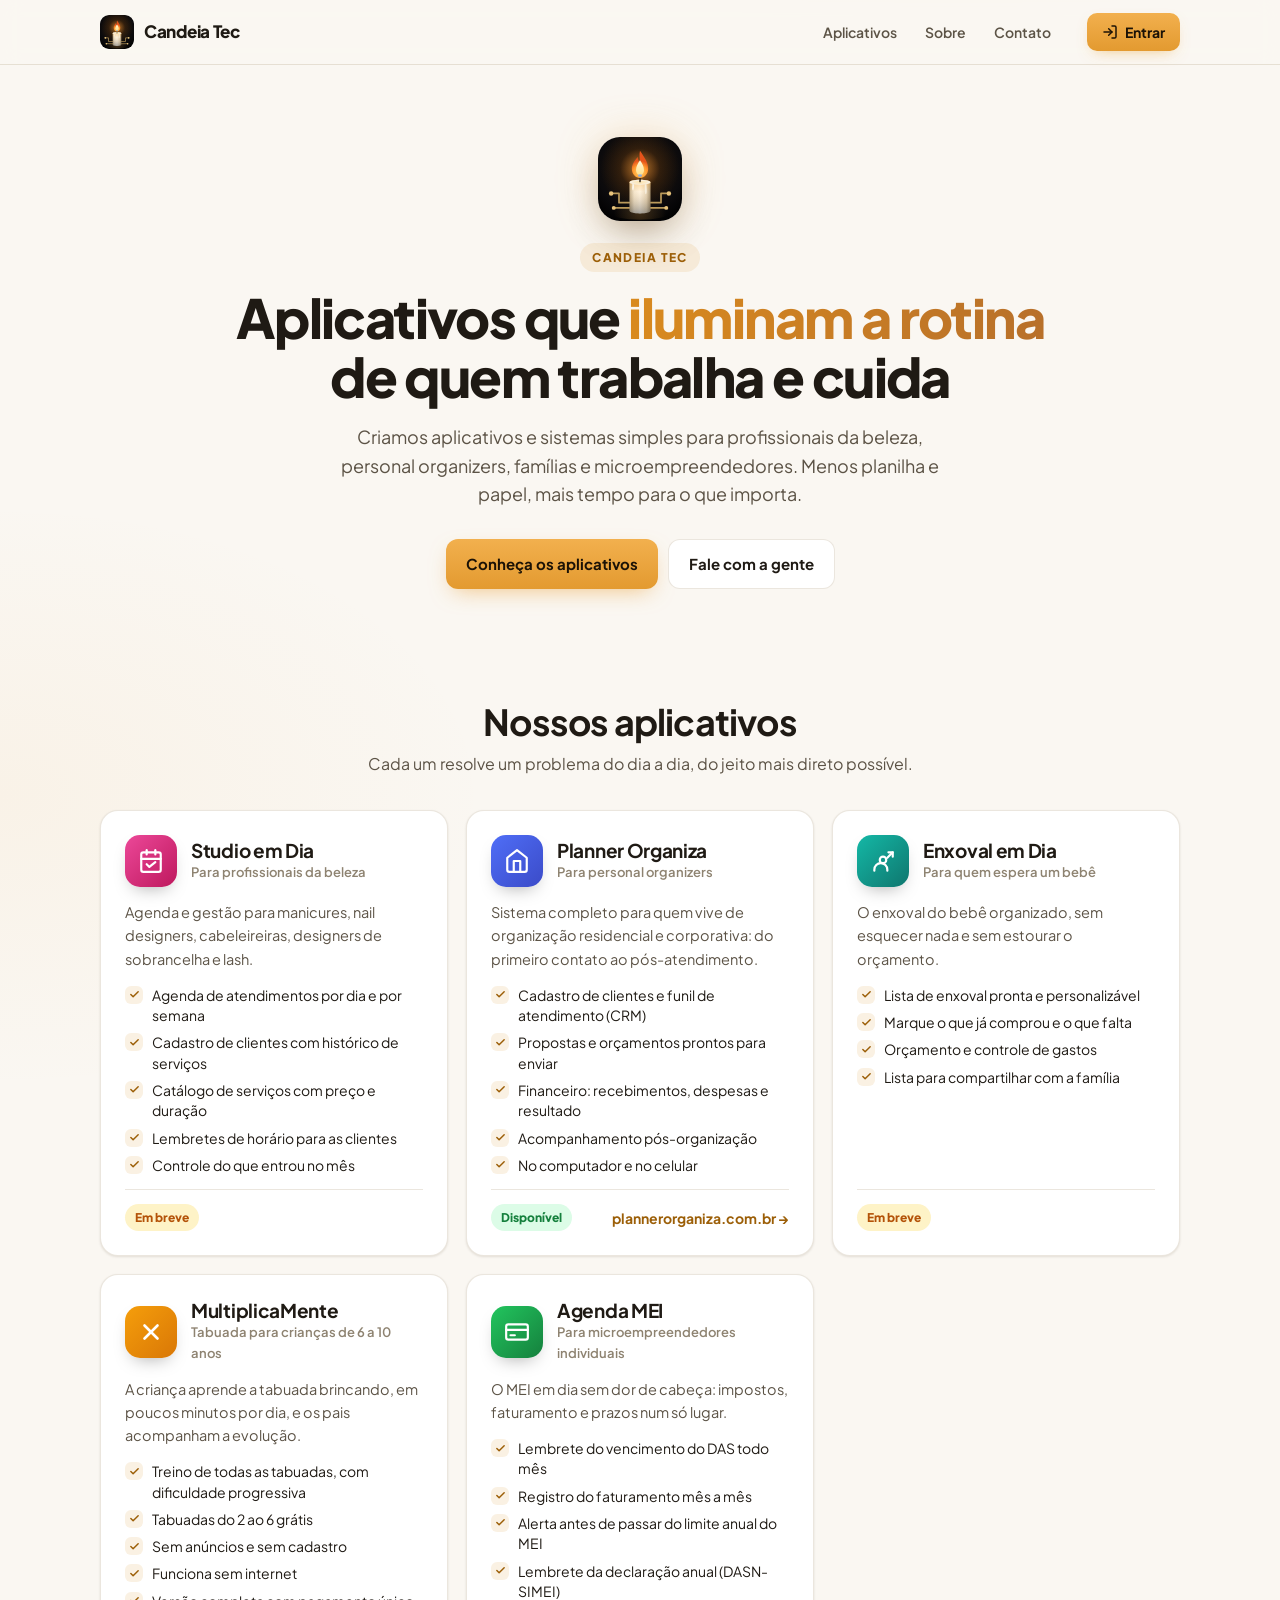
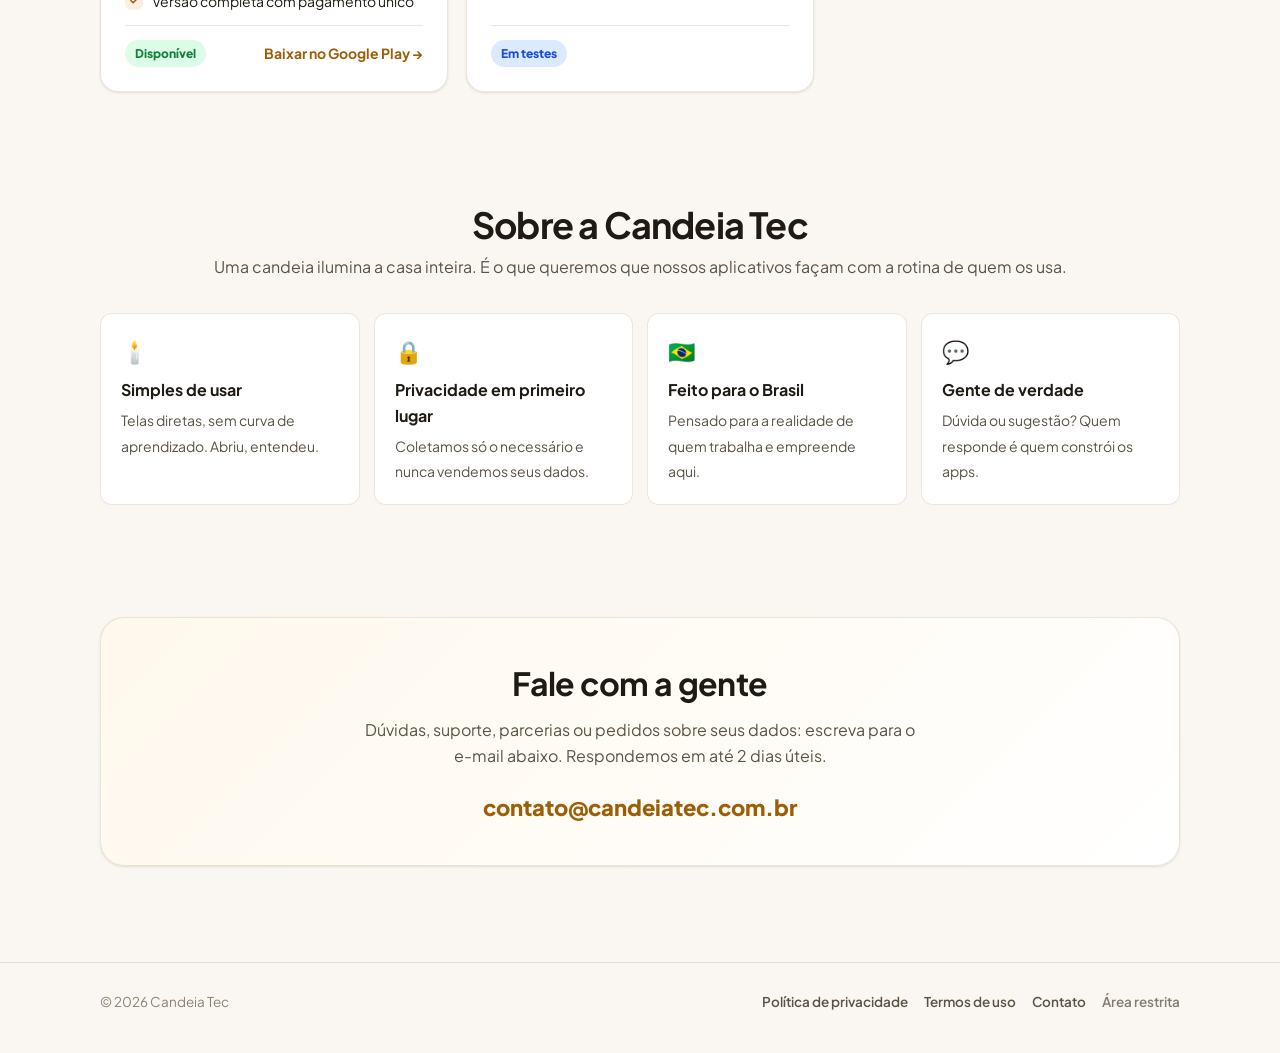
<file: index.html>
<!DOCTYPE html>
<html lang="pt-BR">
<head>
<meta charset="UTF-8">
<meta name="viewport" content="width=device-width, initial-scale=1.0">
<title>Candeia Tec — Aplicativos que organizam a rotina</title>
<meta name="description" content="A Candeia Tec desenvolve aplicativos e sistemas que simplificam a rotina: Studio em Dia, Planner Organiza, Enxoval em Dia, MultiplicaMente e Agenda MEI.">
<link rel="canonical" href="https://candeiatec.com.br/">
<meta property="og:type" content="website">
<meta property="og:title" content="Candeia Tec — Aplicativos que organizam a rotina">
<meta property="og:description" content="Aplicativos e sistemas para profissionais da beleza, personal organizers, famílias e microempreendedores.">
<meta property="og:url" content="https://candeiatec.com.br/">
<meta property="og:image" content="https://candeiatec.com.br/assets/candeia-tec-logo-512.png">
<link rel="icon" type="image/svg+xml" href="assets/candeia-tec-logo.svg">
<link rel="apple-touch-icon" href="assets/candeia-tec-logo-512.png">
<link rel="preconnect" href="https://fonts.googleapis.com">
<link href="https://fonts.googleapis.com/css2?family=Plus+Jakarta+Sans:wght@400;500;600;700;800&display=swap" rel="stylesheet">
<link rel="stylesheet" href="assets/site.css">
<script type="application/ld+json">
{"@context":"https://schema.org","@type":"Organization","name":"Candeia Tec","url":"https://candeiatec.com.br/","logo":"https://candeiatec.com.br/assets/candeia-tec-logo-512.png","email":"contato@candeiatec.com.br","description":"Desenvolvimento de aplicativos e sistemas para organização da rotina."}
</script>
</head>
<body>

<header class="top">
  <div class="wrap">
    <a class="logo" href="./"><img src="assets/candeia-tec-logo.svg" alt="" width="34" height="34">Candeia Tec</a>
    <nav class="nav">
      <a href="#aplicativos">Aplicativos</a>
      <a href="#sobre">Sobre</a>
      <a href="#contato">Contato</a>
    </nav>
    <a class="login" href="hub/" title="Login institucional — acesso ao Hub da Candeia Tec">
      <svg viewBox="0 0 24 24" fill="none" stroke="currentColor" stroke-width="2.2" stroke-linecap="round" stroke-linejoin="round" aria-hidden="true"><path d="M15 3h4a2 2 0 012 2v14a2 2 0 01-2 2h-4"/><polyline points="10 17 15 12 10 7"/><line x1="15" y1="12" x2="3" y2="12"/></svg>
      Entrar
    </a>
  </div>
</header>

<main>
<div class="wrap hero">
  <img class="hero-ic" src="assets/candeia-tec-logo.svg" alt="Logo da Candeia Tec: uma vela acesa sobre trilhas de circuito" width="84" height="84">
  <span class="eyebrow">Candeia Tec</span>
  <h1>Aplicativos que <em>iluminam a rotina</em> de quem trabalha e cuida</h1>
  <p>Criamos aplicativos e sistemas simples para profissionais da beleza, personal organizers, famílias e microempreendedores. Menos planilha e papel, mais tempo para o que importa.</p>
  <div class="cta">
    <a class="btn btn-p" href="#aplicativos">Conheça os aplicativos</a>
    <a class="btn btn-g" href="#contato">Fale com a gente</a>
  </div>
</div>

<section id="aplicativos">
  <div class="wrap">
    <div class="sec-h">
      <h2>Nossos aplicativos</h2>
      <p>Cada um resolve um problema do dia a dia, do jeito mais direto possível.</p>
    </div>
    <div class="apps">

      <article class="app">
        <div class="app-h">
          <div class="app-ic" style="background:linear-gradient(135deg,#EC4899,#BE185D)" aria-hidden="true">
            <svg viewBox="0 0 24 24" fill="none" stroke="currentColor" stroke-width="2" stroke-linecap="round" stroke-linejoin="round"><rect x="3" y="4" width="18" height="18" rx="2"/><line x1="16" y1="2" x2="16" y2="6"/><line x1="8" y1="2" x2="8" y2="6"/><line x1="3" y1="10" x2="21" y2="10"/><path d="M8 15l2.5 2.5L16 13"/></svg>
          </div>
          <div><h3>Studio em Dia</h3><div class="app-for">Para profissionais da beleza</div></div>
        </div>
        <p>Agenda e gestão para manicures, nail designers, cabeleireiras, designers de sobrancelha e lash.</p>
        <ul class="feat">
          <li>Agenda de atendimentos por dia e por semana</li>
          <li>Cadastro de clientes com histórico de serviços</li>
          <li>Catálogo de serviços com preço e duração</li>
          <li>Lembretes de horário para as clientes</li>
          <li>Controle do que entrou no mês</li>
        </ul>
        <div class="app-f"><span class="st soon">Em breve</span></div>
      </article>

      <article class="app">
        <div class="app-h">
          <div class="app-ic" style="background:linear-gradient(135deg,#4F6EF7,#3B4BC8)" aria-hidden="true">
            <svg viewBox="0 0 24 24" fill="none" stroke="currentColor" stroke-width="2" stroke-linecap="round" stroke-linejoin="round"><path d="M3 9l9-7 9 7v11a2 2 0 01-2 2H5a2 2 0 01-2-2z"/><polyline points="9 22 9 12 15 12 15 22"/></svg>
          </div>
          <div><h3>Planner Organiza</h3><div class="app-for">Para personal organizers</div></div>
        </div>
        <p>Sistema completo para quem vive de organização residencial e corporativa: do primeiro contato ao pós-atendimento.</p>
        <ul class="feat">
          <li>Cadastro de clientes e funil de atendimento (CRM)</li>
          <li>Propostas e orçamentos prontos para enviar</li>
          <li>Financeiro: recebimentos, despesas e resultado</li>
          <li>Acompanhamento pós-organização</li>
          <li>No computador e no celular</li>
        </ul>
        <div class="app-f"><span class="st live">Disponível</span><a href="https://plannerorganiza.com.br" target="_blank" rel="noopener">plannerorganiza.com.br →</a></div>
      </article>

      <article class="app">
        <div class="app-h">
          <div class="app-ic" style="background:linear-gradient(135deg,#14B8A6,#0F766E)" aria-hidden="true">
            <svg viewBox="0 0 24 24" fill="none" stroke="currentColor" stroke-width="2" stroke-linecap="round" stroke-linejoin="round"><path d="M9 11a3 3 0 106 0 3 3 0 00-6 0z"/><path d="M4 21v-1a6 6 0 0112 0v1"/><path d="M17 4h4v4"/><path d="M21 4l-5 5"/></svg>
          </div>
          <div><h3>Enxoval em Dia</h3><div class="app-for">Para quem espera um bebê</div></div>
        </div>
        <p>O enxoval do bebê organizado, sem esquecer nada e sem estourar o orçamento.</p>
        <ul class="feat">
          <li>Lista de enxoval pronta e personalizável</li>
          <li>Marque o que já comprou e o que falta</li>
          <li>Orçamento e controle de gastos</li>
          <li>Lista para compartilhar com a família</li>
        </ul>
        <div class="app-f"><span class="st soon">Em breve</span></div>
      </article>

      <article class="app">
        <div class="app-h">
          <div class="app-ic" style="background:linear-gradient(135deg,#F59E0B,#D97706)" aria-hidden="true">
            <svg viewBox="0 0 24 24" fill="none" stroke="currentColor" stroke-width="2.4" stroke-linecap="round"><line x1="6" y1="6" x2="18" y2="18"/><line x1="18" y1="6" x2="6" y2="18"/></svg>
          </div>
          <div><h3>MultiplicaMente</h3><div class="app-for">Tabuada para crianças de 6 a 10 anos</div></div>
        </div>
        <p>A criança aprende a tabuada brincando, em poucos minutos por dia, e os pais acompanham a evolução.</p>
        <ul class="feat">
          <li>Treino de todas as tabuadas, com dificuldade progressiva</li>
          <li>Tabuadas do 2 ao 6 grátis</li>
          <li>Sem anúncios e sem cadastro</li>
          <li>Funciona sem internet</li>
          <li>Versão completa com pagamento único</li>
        </ul>
        <div class="app-f"><span class="st live">Disponível</span><a href="https://play.google.com/store/apps/details?id=com.solano.multiplicamente" target="_blank" rel="noopener">Baixar no Google Play →</a></div>
      </article>

      <article class="app">
        <div class="app-h">
          <div class="app-ic" style="background:linear-gradient(135deg,#22C55E,#15803D)" aria-hidden="true">
            <svg viewBox="0 0 24 24" fill="none" stroke="currentColor" stroke-width="2" stroke-linecap="round" stroke-linejoin="round"><rect x="2" y="5" width="20" height="14" rx="2"/><line x1="2" y1="10" x2="22" y2="10"/><line x1="6" y1="15" x2="10" y2="15"/></svg>
          </div>
          <div><h3>Agenda MEI</h3><div class="app-for">Para microempreendedores individuais</div></div>
        </div>
        <p>O MEI em dia sem dor de cabeça: impostos, faturamento e prazos num só lugar.</p>
        <ul class="feat">
          <li>Lembrete do vencimento do DAS todo mês</li>
          <li>Registro do faturamento mês a mês</li>
          <li>Alerta antes de passar do limite anual do MEI</li>
          <li>Lembrete da declaração anual (DASN-SIMEI)</li>
        </ul>
        <div class="app-f"><span class="st test">Em testes</span></div>
      </article>

    </div>
  </div>
</section>

<section id="sobre">
  <div class="wrap">
    <div class="sec-h">
      <h2>Sobre a Candeia Tec</h2>
      <p>Uma candeia ilumina a casa inteira. É o que queremos que nossos aplicativos façam com a rotina de quem os usa.</p>
    </div>
    <div class="vals">
      <div class="val"><i aria-hidden="true">🕯️</i><b>Simples de usar</b><span>Telas diretas, sem curva de aprendizado. Abriu, entendeu.</span></div>
      <div class="val"><i aria-hidden="true">🔒</i><b>Privacidade em primeiro lugar</b><span>Coletamos só o necessário e nunca vendemos seus dados.</span></div>
      <div class="val"><i aria-hidden="true">🇧🇷</i><b>Feito para o Brasil</b><span>Pensado para a realidade de quem trabalha e empreende aqui.</span></div>
      <div class="val"><i aria-hidden="true">💬</i><b>Gente de verdade</b><span>Dúvida ou sugestão? Quem responde é quem constrói os apps.</span></div>
    </div>
  </div>
</section>

<section id="contato">
  <div class="wrap">
    <div class="contact">
      <h2>Fale com a gente</h2>
      <p>Dúvidas, suporte, parcerias ou pedidos sobre seus dados: escreva para o e-mail abaixo. Respondemos em até 2 dias úteis.</p>
      <a class="mail" href="mailto:contato@candeiatec.com.br">contato@candeiatec.com.br</a>
    </div>
  </div>
</section>
</main>

<footer>
  <div class="wrap">
    <span>© <span id="ano">2026</span> Candeia Tec</span>
    <nav>
      <a href="privacidade/">Política de privacidade</a>
      <a href="termos/">Termos de uso</a>
      <a href="#contato">Contato</a>
      <a href="hub/" class="hub">Área restrita</a>
    </nav>
  </div>
</footer>
<script>document.getElementById('ano').textContent=new Date().getFullYear();</script>
</body>
</html>
</file>
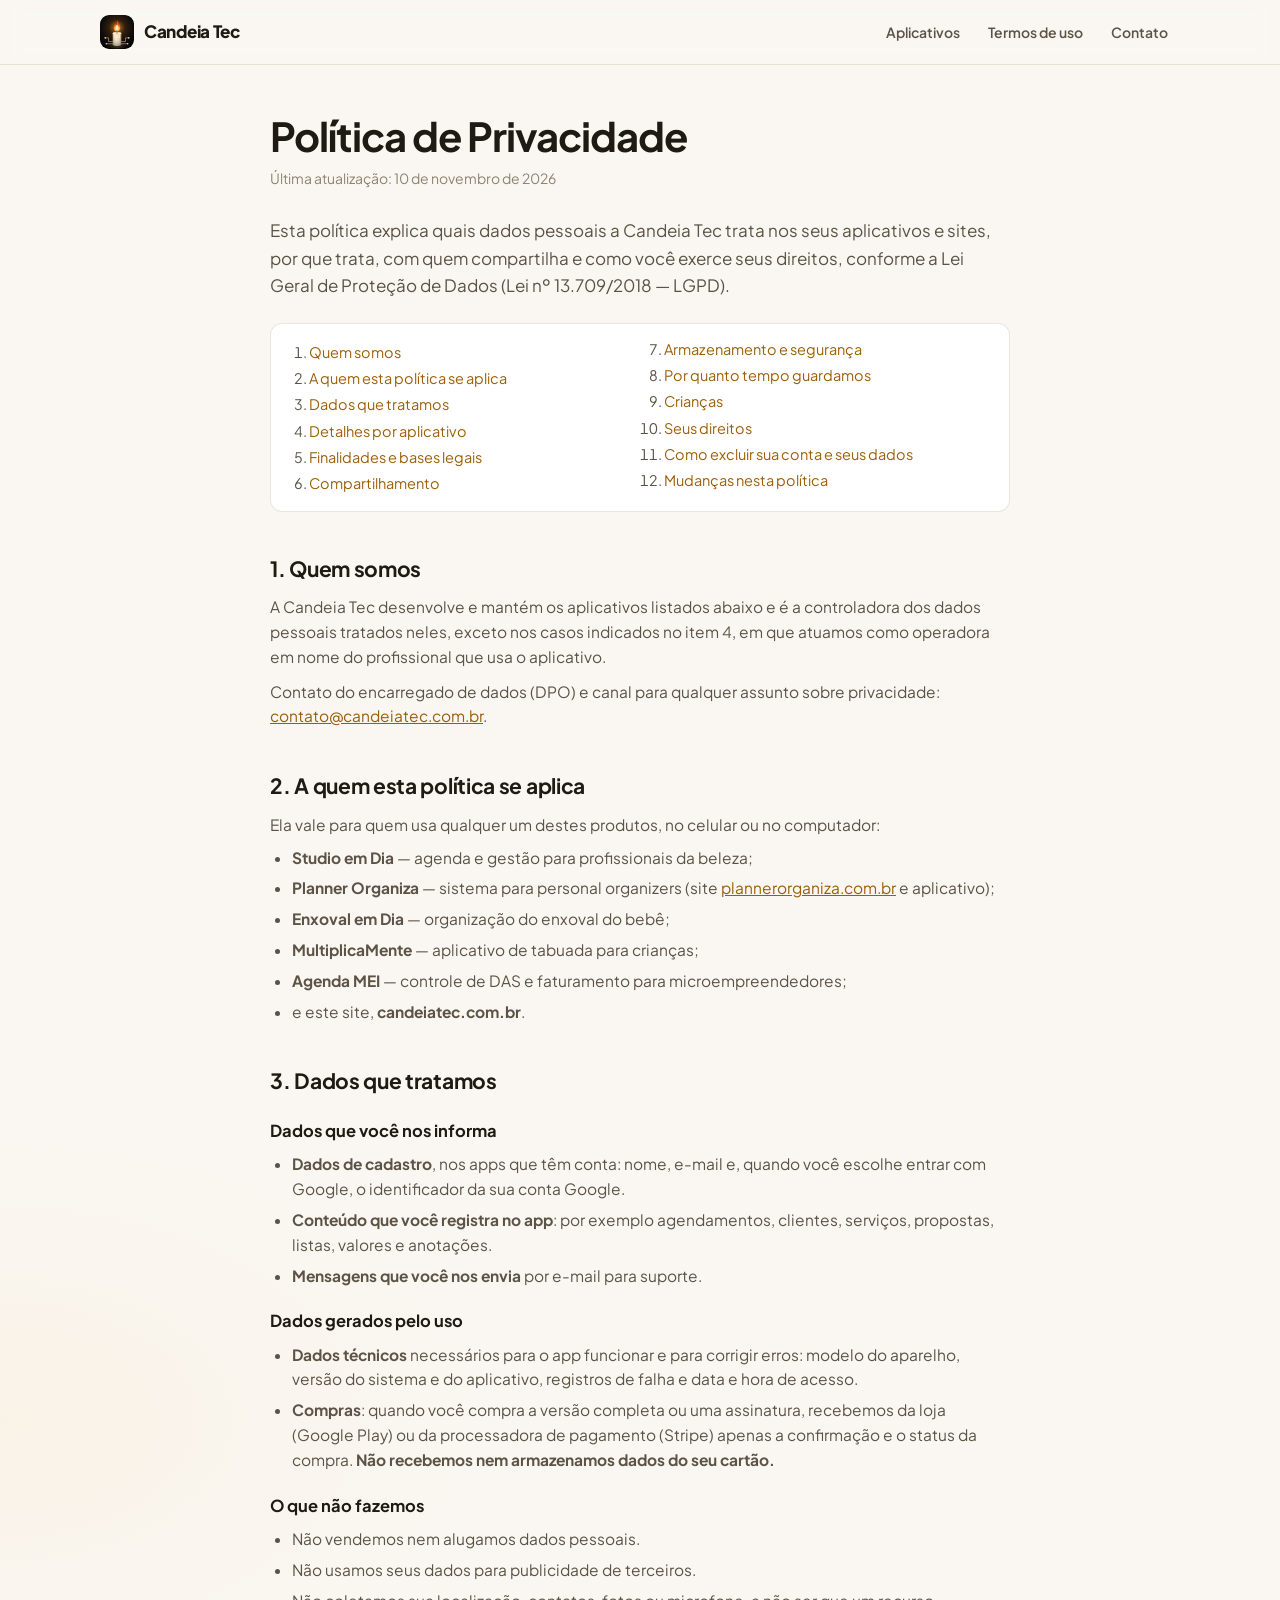
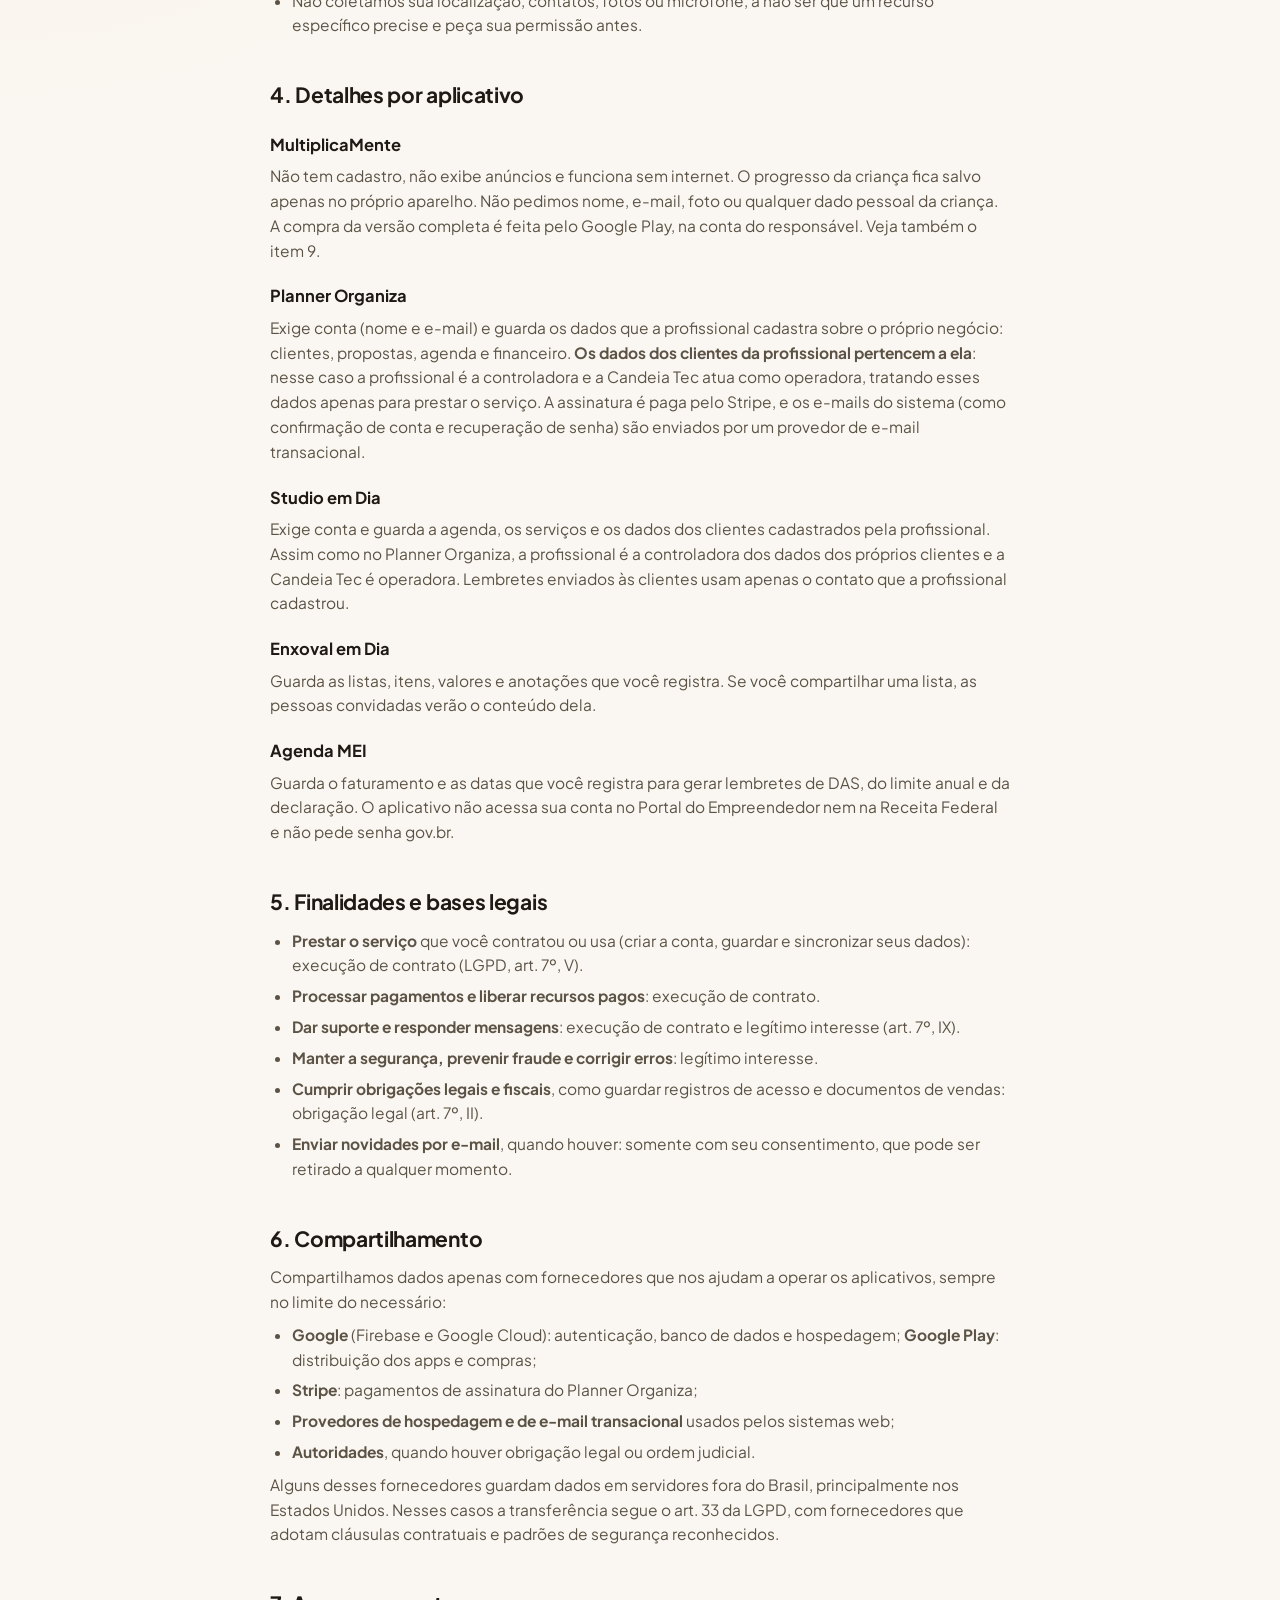
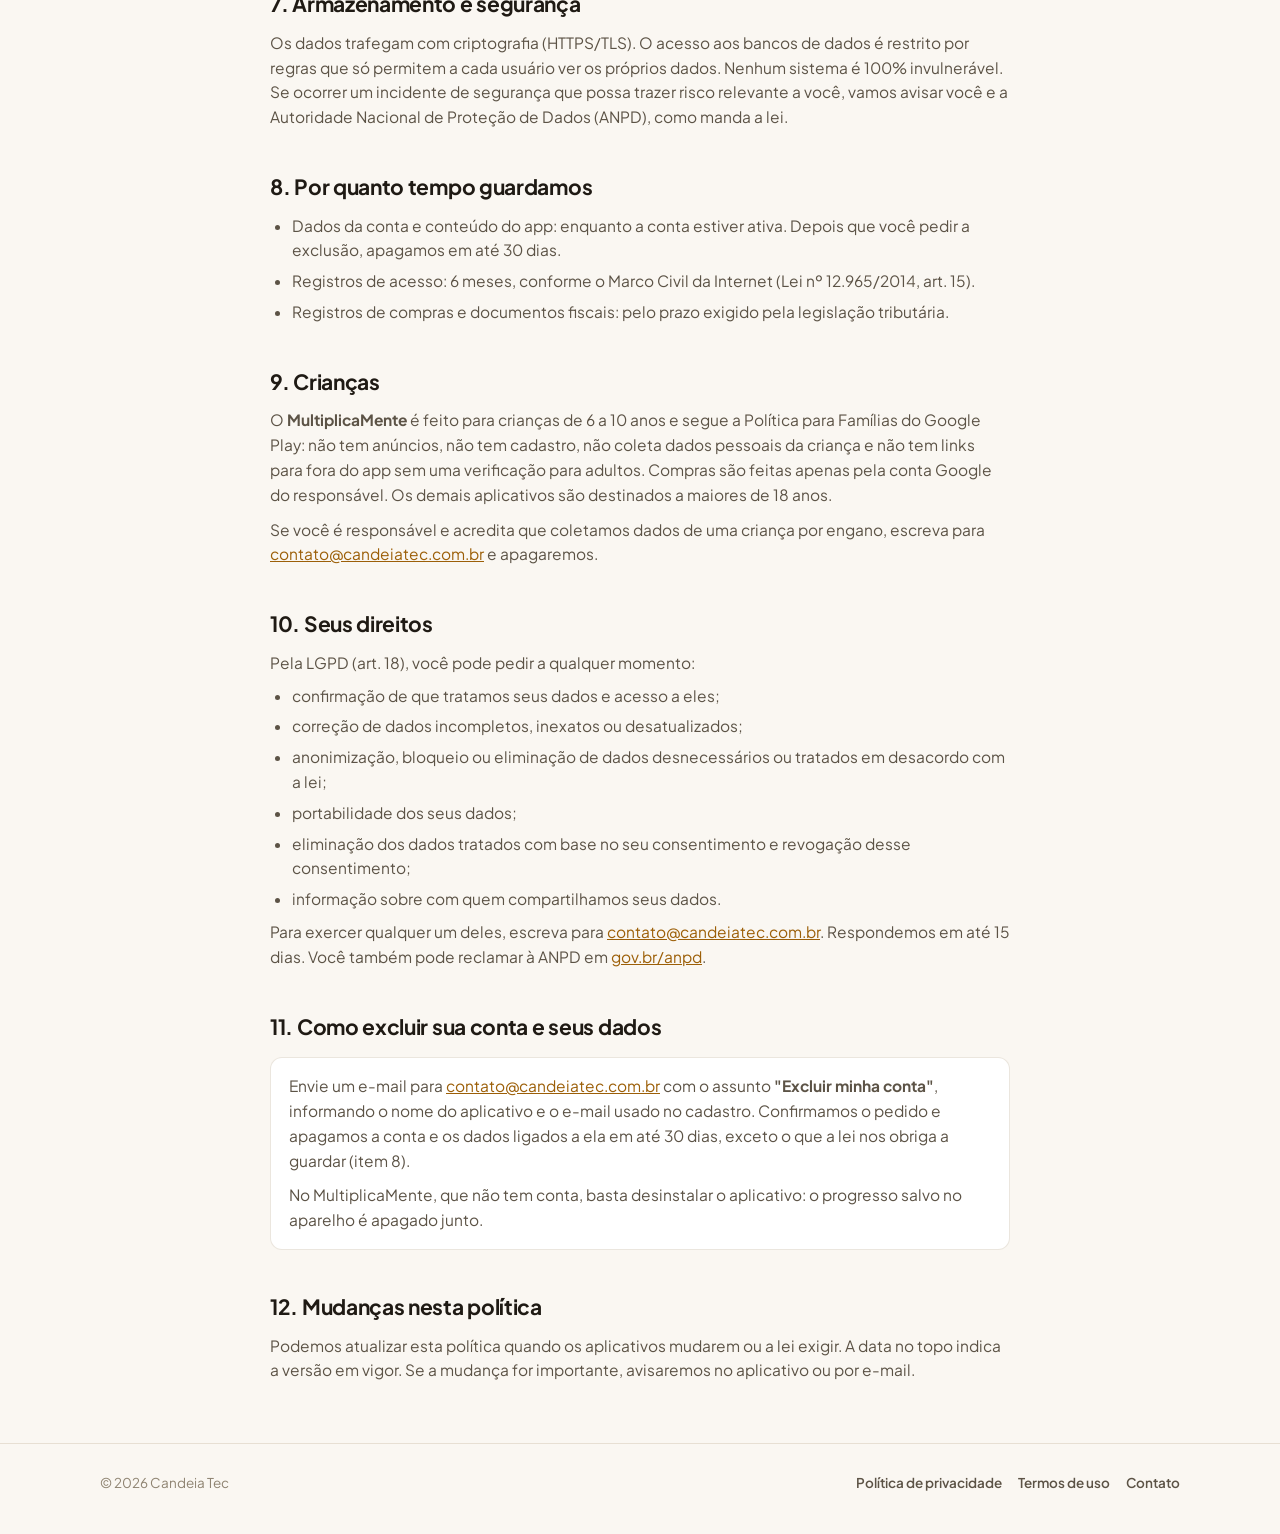
<file: privacidade/index.html>
<!DOCTYPE html>
<html lang="pt-BR">
<head>
<meta charset="UTF-8">
<meta name="viewport" content="width=device-width, initial-scale=1.0">
<title>Política de Privacidade — Candeia Tec</title>
<meta name="description" content="Como a Candeia Tec trata os dados pessoais nos aplicativos Studio em Dia, Planner Organiza, Enxoval em Dia, MultiplicaMente e Agenda MEI.">
<link rel="canonical" href="https://candeiatec.com.br/privacidade/">
<link rel="icon" type="image/svg+xml" href="../assets/candeia-tec-logo.svg">
<link rel="preconnect" href="https://fonts.googleapis.com">
<link href="https://fonts.googleapis.com/css2?family=Plus+Jakarta+Sans:wght@400;500;600;700;800&display=swap" rel="stylesheet">
<link rel="stylesheet" href="../assets/site.css">
</head>
<body>

<header class="top">
  <div class="wrap">
    <a class="logo" href="../"><img src="../assets/candeia-tec-logo.svg" alt="" width="34" height="34">Candeia Tec</a>
    <nav class="nav">
      <a href="../#aplicativos">Aplicativos</a>
      <a href="../termos/">Termos de uso</a>
      <a href="../#contato">Contato</a>
    </nav>
  </div>
</header>

<main class="doc">
  <h1>Política de Privacidade</h1>
  <div class="upd">Última atualização: 10 de novembro de 2026</div>

  <p class="lead">Esta política explica quais dados pessoais a Candeia Tec trata nos seus aplicativos e sites, por que trata, com quem compartilha e como você exerce seus direitos, conforme a Lei Geral de Proteção de Dados (Lei nº 13.709/2018 — LGPD).</p>

  <nav class="toc" aria-label="Sumário">
    <ol>
      <li><a href="#quem">Quem somos</a></li>
      <li><a href="#apps">A quem esta política se aplica</a></li>
      <li><a href="#dados">Dados que tratamos</a></li>
      <li><a href="#por-app">Detalhes por aplicativo</a></li>
      <li><a href="#finalidades">Finalidades e bases legais</a></li>
      <li><a href="#compartilhamento">Compartilhamento</a></li>
      <li><a href="#guarda">Armazenamento e segurança</a></li>
      <li><a href="#retencao">Por quanto tempo guardamos</a></li>
      <li><a href="#criancas">Crianças</a></li>
      <li><a href="#direitos">Seus direitos</a></li>
      <li><a href="#exclusao">Como excluir sua conta e seus dados</a></li>
      <li><a href="#mudancas">Mudanças nesta política</a></li>
    </ol>
  </nav>

  <h2 id="quem">1. Quem somos</h2>
  <p>A Candeia Tec desenvolve e mantém os aplicativos listados abaixo e é a controladora dos dados pessoais tratados neles, exceto nos casos indicados no item 4, em que atuamos como operadora em nome do profissional que usa o aplicativo.</p>
  <p>Contato do encarregado de dados (DPO) e canal para qualquer assunto sobre privacidade: <a href="mailto:contato@candeiatec.com.br">contato@candeiatec.com.br</a>.</p>

  <h2 id="apps">2. A quem esta política se aplica</h2>
  <p>Ela vale para quem usa qualquer um destes produtos, no celular ou no computador:</p>
  <ul>
    <li><b>Studio em Dia</b> — agenda e gestão para profissionais da beleza;</li>
    <li><b>Planner Organiza</b> — sistema para personal organizers (site <a href="https://plannerorganiza.com.br">plannerorganiza.com.br</a> e aplicativo);</li>
    <li><b>Enxoval em Dia</b> — organização do enxoval do bebê;</li>
    <li><b>MultiplicaMente</b> — aplicativo de tabuada para crianças;</li>
    <li><b>Agenda MEI</b> — controle de DAS e faturamento para microempreendedores;</li>
    <li>e este site, <b>candeiatec.com.br</b>.</li>
  </ul>

  <h2 id="dados">3. Dados que tratamos</h2>
  <h3>Dados que você nos informa</h3>
  <ul>
    <li><b>Dados de cadastro</b>, nos apps que têm conta: nome, e-mail e, quando você escolhe entrar com Google, o identificador da sua conta Google.</li>
    <li><b>Conteúdo que você registra no app</b>: por exemplo agendamentos, clientes, serviços, propostas, listas, valores e anotações.</li>
    <li><b>Mensagens que você nos envia</b> por e-mail para suporte.</li>
  </ul>
  <h3>Dados gerados pelo uso</h3>
  <ul>
    <li><b>Dados técnicos</b> necessários para o app funcionar e para corrigir erros: modelo do aparelho, versão do sistema e do aplicativo, registros de falha e data e hora de acesso.</li>
    <li><b>Compras</b>: quando você compra a versão completa ou uma assinatura, recebemos da loja (Google Play) ou da processadora de pagamento (Stripe) apenas a confirmação e o status da compra. <b>Não recebemos nem armazenamos dados do seu cartão.</b></li>
  </ul>
  <h3>O que não fazemos</h3>
  <ul>
    <li>Não vendemos nem alugamos dados pessoais.</li>
    <li>Não usamos seus dados para publicidade de terceiros.</li>
    <li>Não coletamos sua localização, contatos, fotos ou microfone, a não ser que um recurso específico precise e peça sua permissão antes.</li>
  </ul>

  <h2 id="por-app">4. Detalhes por aplicativo</h2>

  <h3>MultiplicaMente</h3>
  <p>Não tem cadastro, não exibe anúncios e funciona sem internet. O progresso da criança fica salvo apenas no próprio aparelho. Não pedimos nome, e-mail, foto ou qualquer dado pessoal da criança. A compra da versão completa é feita pelo Google Play, na conta do responsável. Veja também o item 9.</p>

  <h3>Planner Organiza</h3>
  <p>Exige conta (nome e e-mail) e guarda os dados que a profissional cadastra sobre o próprio negócio: clientes, propostas, agenda e financeiro. <b>Os dados dos clientes da profissional pertencem a ela</b>: nesse caso a profissional é a controladora e a Candeia Tec atua como operadora, tratando esses dados apenas para prestar o serviço. A assinatura é paga pelo Stripe, e os e-mails do sistema (como confirmação de conta e recuperação de senha) são enviados por um provedor de e-mail transacional.</p>

  <h3>Studio em Dia</h3>
  <p>Exige conta e guarda a agenda, os serviços e os dados dos clientes cadastrados pela profissional. Assim como no Planner Organiza, a profissional é a controladora dos dados dos próprios clientes e a Candeia Tec é operadora. Lembretes enviados às clientes usam apenas o contato que a profissional cadastrou.</p>

  <h3>Enxoval em Dia</h3>
  <p>Guarda as listas, itens, valores e anotações que você registra. Se você compartilhar uma lista, as pessoas convidadas verão o conteúdo dela.</p>

  <h3>Agenda MEI</h3>
  <p>Guarda o faturamento e as datas que você registra para gerar lembretes de DAS, do limite anual e da declaração. O aplicativo não acessa sua conta no Portal do Empreendedor nem na Receita Federal e não pede senha gov.br.</p>

  <h2 id="finalidades">5. Finalidades e bases legais</h2>
  <ul>
    <li><b>Prestar o serviço</b> que você contratou ou usa (criar a conta, guardar e sincronizar seus dados): execução de contrato (LGPD, art. 7º, V).</li>
    <li><b>Processar pagamentos e liberar recursos pagos</b>: execução de contrato.</li>
    <li><b>Dar suporte e responder mensagens</b>: execução de contrato e legítimo interesse (art. 7º, IX).</li>
    <li><b>Manter a segurança, prevenir fraude e corrigir erros</b>: legítimo interesse.</li>
    <li><b>Cumprir obrigações legais e fiscais</b>, como guardar registros de acesso e documentos de vendas: obrigação legal (art. 7º, II).</li>
    <li><b>Enviar novidades por e-mail</b>, quando houver: somente com seu consentimento, que pode ser retirado a qualquer momento.</li>
  </ul>

  <h2 id="compartilhamento">6. Compartilhamento</h2>
  <p>Compartilhamos dados apenas com fornecedores que nos ajudam a operar os aplicativos, sempre no limite do necessário:</p>
  <ul>
    <li><b>Google</b> (Firebase e Google Cloud): autenticação, banco de dados e hospedagem; <b>Google Play</b>: distribuição dos apps e compras;</li>
    <li><b>Stripe</b>: pagamentos de assinatura do Planner Organiza;</li>
    <li><b>Provedores de hospedagem e de e-mail transacional</b> usados pelos sistemas web;</li>
    <li><b>Autoridades</b>, quando houver obrigação legal ou ordem judicial.</li>
  </ul>
  <p>Alguns desses fornecedores guardam dados em servidores fora do Brasil, principalmente nos Estados Unidos. Nesses casos a transferência segue o art. 33 da LGPD, com fornecedores que adotam cláusulas contratuais e padrões de segurança reconhecidos.</p>

  <h2 id="guarda">7. Armazenamento e segurança</h2>
  <p>Os dados trafegam com criptografia (HTTPS/TLS). O acesso aos bancos de dados é restrito por regras que só permitem a cada usuário ver os próprios dados. Nenhum sistema é 100% invulnerável. Se ocorrer um incidente de segurança que possa trazer risco relevante a você, vamos avisar você e a Autoridade Nacional de Proteção de Dados (ANPD), como manda a lei.</p>

  <h2 id="retencao">8. Por quanto tempo guardamos</h2>
  <ul>
    <li>Dados da conta e conteúdo do app: enquanto a conta estiver ativa. Depois que você pedir a exclusão, apagamos em até 30 dias.</li>
    <li>Registros de acesso: 6 meses, conforme o Marco Civil da Internet (Lei nº 12.965/2014, art. 15).</li>
    <li>Registros de compras e documentos fiscais: pelo prazo exigido pela legislação tributária.</li>
  </ul>

  <h2 id="criancas">9. Crianças</h2>
  <p>O <b>MultiplicaMente</b> é feito para crianças de 6 a 10 anos e segue a Política para Famílias do Google Play: não tem anúncios, não tem cadastro, não coleta dados pessoais da criança e não tem links para fora do app sem uma verificação para adultos. Compras são feitas apenas pela conta Google do responsável. Os demais aplicativos são destinados a maiores de 18 anos.</p>
  <p>Se você é responsável e acredita que coletamos dados de uma criança por engano, escreva para <a href="mailto:contato@candeiatec.com.br">contato@candeiatec.com.br</a> e apagaremos.</p>

  <h2 id="direitos">10. Seus direitos</h2>
  <p>Pela LGPD (art. 18), você pode pedir a qualquer momento:</p>
  <ul>
    <li>confirmação de que tratamos seus dados e acesso a eles;</li>
    <li>correção de dados incompletos, inexatos ou desatualizados;</li>
    <li>anonimização, bloqueio ou eliminação de dados desnecessários ou tratados em desacordo com a lei;</li>
    <li>portabilidade dos seus dados;</li>
    <li>eliminação dos dados tratados com base no seu consentimento e revogação desse consentimento;</li>
    <li>informação sobre com quem compartilhamos seus dados.</li>
  </ul>
  <p>Para exercer qualquer um deles, escreva para <a href="mailto:contato@candeiatec.com.br">contato@candeiatec.com.br</a>. Respondemos em até 15 dias. Você também pode reclamar à ANPD em <a href="https://www.gov.br/anpd" target="_blank" rel="noopener">gov.br/anpd</a>.</p>

  <h2 id="exclusao">11. Como excluir sua conta e seus dados</h2>
  <div class="box">
    <p>Envie um e-mail para <a href="mailto:contato@candeiatec.com.br?subject=Excluir%20minha%20conta">contato@candeiatec.com.br</a> com o assunto <b>"Excluir minha conta"</b>, informando o nome do aplicativo e o e-mail usado no cadastro. Confirmamos o pedido e apagamos a conta e os dados ligados a ela em até 30 dias, exceto o que a lei nos obriga a guardar (item 8).</p>
    <p>No MultiplicaMente, que não tem conta, basta desinstalar o aplicativo: o progresso salvo no aparelho é apagado junto.</p>
  </div>

  <h2 id="mudancas">12. Mudanças nesta política</h2>
  <p>Podemos atualizar esta política quando os aplicativos mudarem ou a lei exigir. A data no topo indica a versão em vigor. Se a mudança for importante, avisaremos no aplicativo ou por e-mail.</p>
</main>

<footer>
  <div class="wrap">
    <span>© 2026 Candeia Tec</span>
    <nav>
      <a href="./">Política de privacidade</a>
      <a href="../termos/">Termos de uso</a>
      <a href="../#contato">Contato</a>
    </nav>
  </div>
</footer>
</body>
</html>
</file>
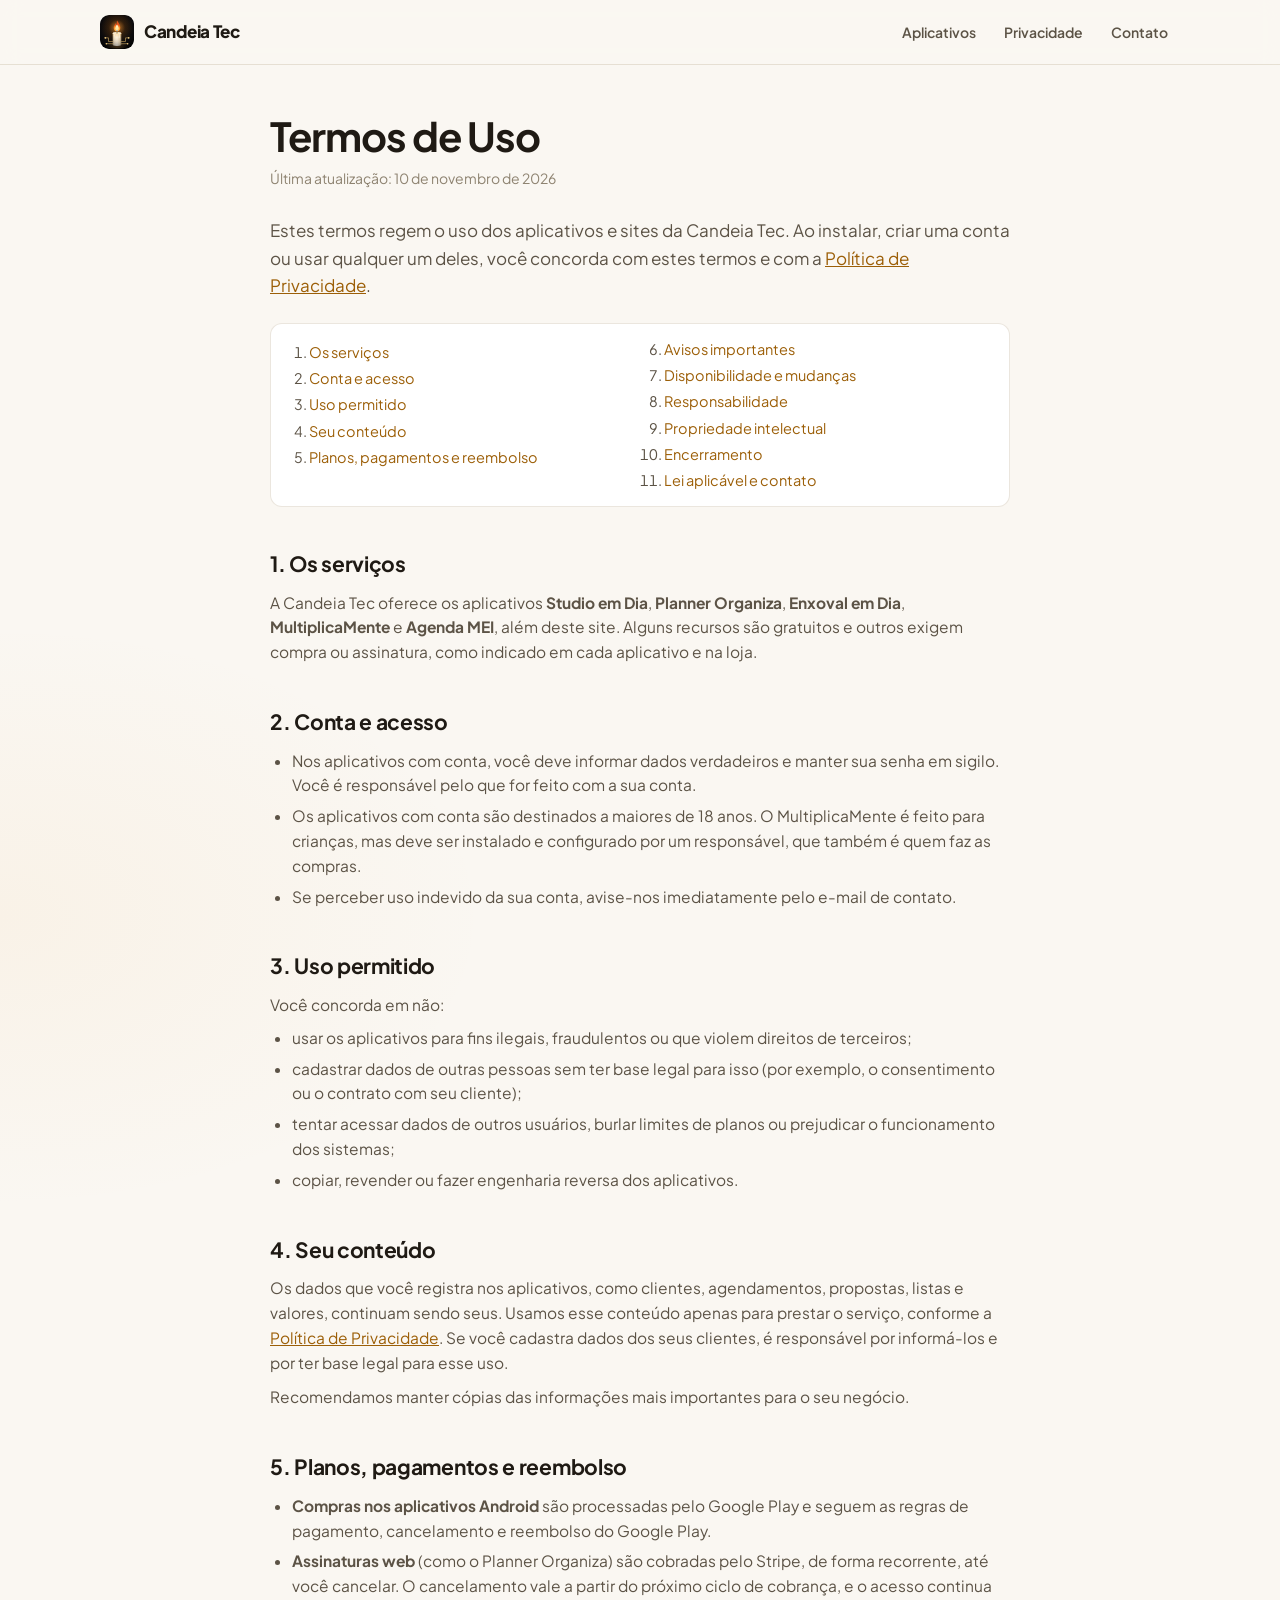
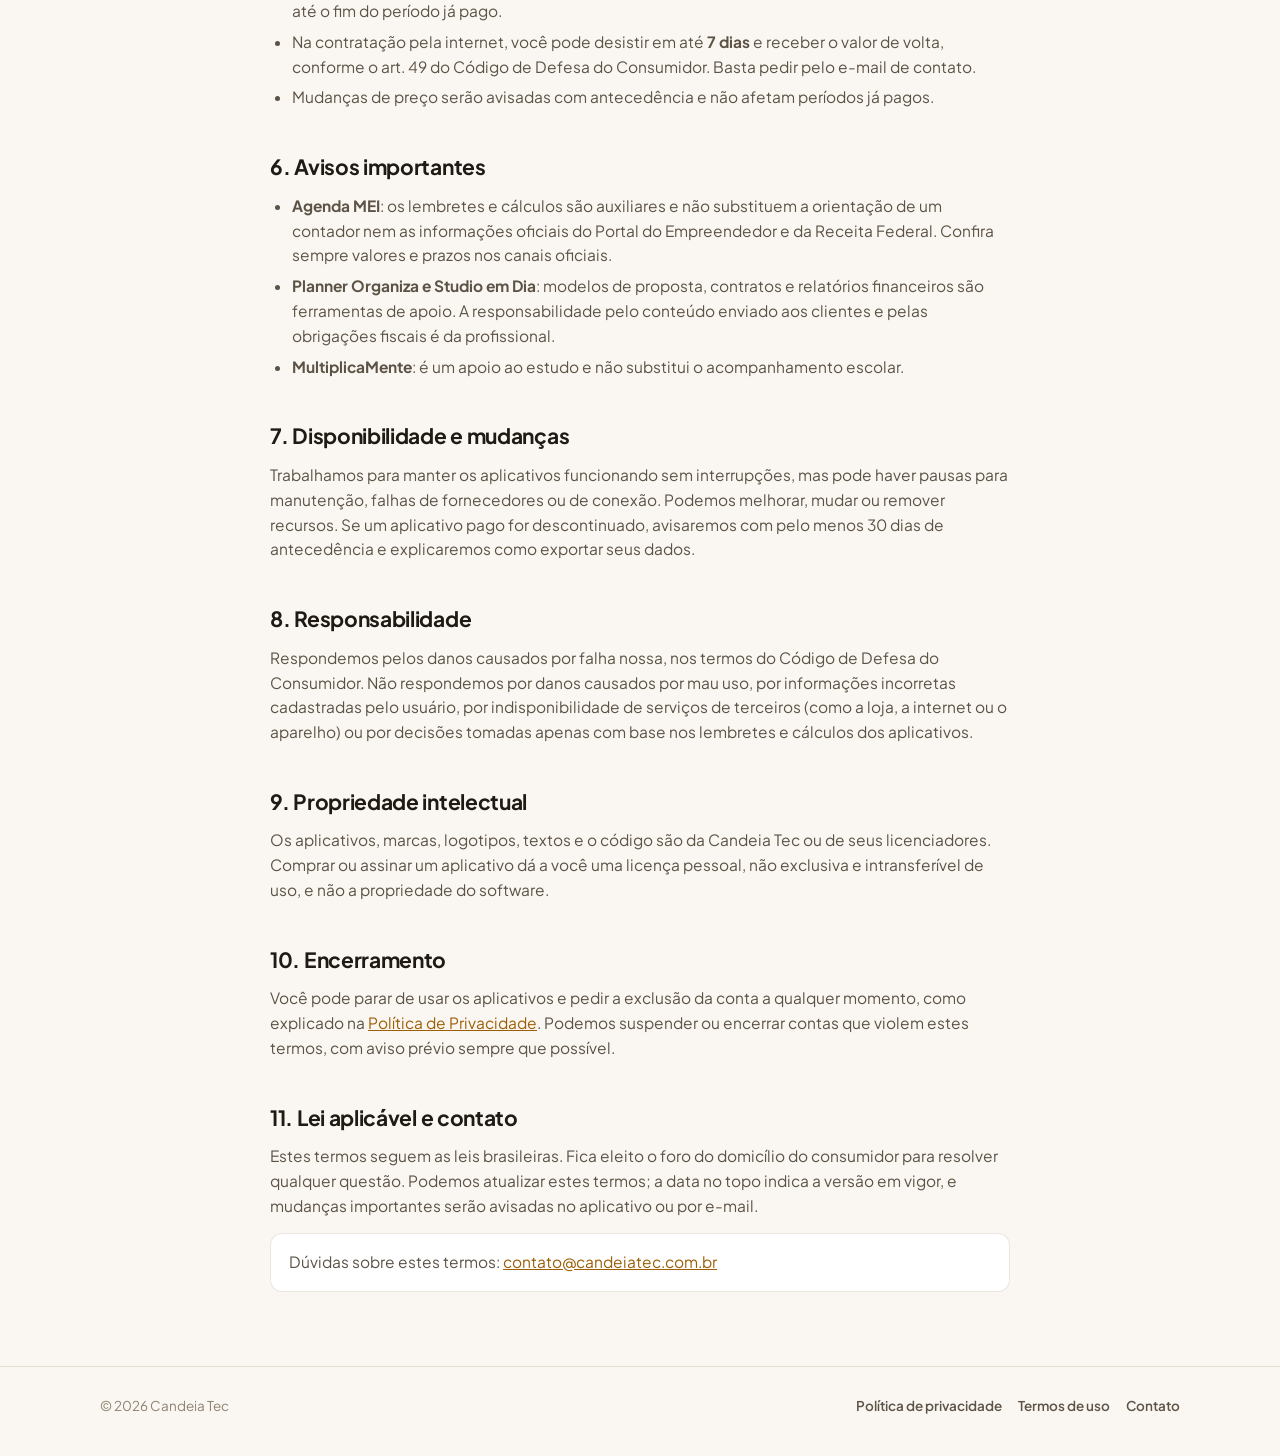
<file: termos/index.html>
<!DOCTYPE html>
<html lang="pt-BR">
<head>
<meta charset="UTF-8">
<meta name="viewport" content="width=device-width, initial-scale=1.0">
<title>Termos de Uso — Candeia Tec</title>
<meta name="description" content="Termos de uso dos aplicativos da Candeia Tec: Studio em Dia, Planner Organiza, Enxoval em Dia, MultiplicaMente e Agenda MEI.">
<link rel="canonical" href="https://candeiatec.com.br/termos/">
<link rel="icon" type="image/svg+xml" href="../assets/candeia-tec-logo.svg">
<link rel="preconnect" href="https://fonts.googleapis.com">
<link href="https://fonts.googleapis.com/css2?family=Plus+Jakarta+Sans:wght@400;500;600;700;800&display=swap" rel="stylesheet">
<link rel="stylesheet" href="../assets/site.css">
</head>
<body>

<header class="top">
  <div class="wrap">
    <a class="logo" href="../"><img src="../assets/candeia-tec-logo.svg" alt="" width="34" height="34">Candeia Tec</a>
    <nav class="nav">
      <a href="../#aplicativos">Aplicativos</a>
      <a href="../privacidade/">Privacidade</a>
      <a href="../#contato">Contato</a>
    </nav>
  </div>
</header>

<main class="doc">
  <h1>Termos de Uso</h1>
  <div class="upd">Última atualização: 10 de novembro de 2026</div>

  <p class="lead">Estes termos regem o uso dos aplicativos e sites da Candeia Tec. Ao instalar, criar uma conta ou usar qualquer um deles, você concorda com estes termos e com a <a href="../privacidade/">Política de Privacidade</a>.</p>

  <nav class="toc" aria-label="Sumário">
    <ol>
      <li><a href="#servicos">Os serviços</a></li>
      <li><a href="#conta">Conta e acesso</a></li>
      <li><a href="#uso">Uso permitido</a></li>
      <li><a href="#conteudo">Seu conteúdo</a></li>
      <li><a href="#pagamentos">Planos, pagamentos e reembolso</a></li>
      <li><a href="#avisos">Avisos importantes</a></li>
      <li><a href="#disponibilidade">Disponibilidade e mudanças</a></li>
      <li><a href="#responsabilidade">Responsabilidade</a></li>
      <li><a href="#propriedade">Propriedade intelectual</a></li>
      <li><a href="#encerramento">Encerramento</a></li>
      <li><a href="#lei">Lei aplicável e contato</a></li>
    </ol>
  </nav>

  <h2 id="servicos">1. Os serviços</h2>
  <p>A Candeia Tec oferece os aplicativos <b>Studio em Dia</b>, <b>Planner Organiza</b>, <b>Enxoval em Dia</b>, <b>MultiplicaMente</b> e <b>Agenda MEI</b>, além deste site. Alguns recursos são gratuitos e outros exigem compra ou assinatura, como indicado em cada aplicativo e na loja.</p>

  <h2 id="conta">2. Conta e acesso</h2>
  <ul>
    <li>Nos aplicativos com conta, você deve informar dados verdadeiros e manter sua senha em sigilo. Você é responsável pelo que for feito com a sua conta.</li>
    <li>Os aplicativos com conta são destinados a maiores de 18 anos. O MultiplicaMente é feito para crianças, mas deve ser instalado e configurado por um responsável, que também é quem faz as compras.</li>
    <li>Se perceber uso indevido da sua conta, avise-nos imediatamente pelo e-mail de contato.</li>
  </ul>

  <h2 id="uso">3. Uso permitido</h2>
  <p>Você concorda em não:</p>
  <ul>
    <li>usar os aplicativos para fins ilegais, fraudulentos ou que violem direitos de terceiros;</li>
    <li>cadastrar dados de outras pessoas sem ter base legal para isso (por exemplo, o consentimento ou o contrato com seu cliente);</li>
    <li>tentar acessar dados de outros usuários, burlar limites de planos ou prejudicar o funcionamento dos sistemas;</li>
    <li>copiar, revender ou fazer engenharia reversa dos aplicativos.</li>
  </ul>

  <h2 id="conteudo">4. Seu conteúdo</h2>
  <p>Os dados que você registra nos aplicativos, como clientes, agendamentos, propostas, listas e valores, continuam sendo seus. Usamos esse conteúdo apenas para prestar o serviço, conforme a <a href="../privacidade/">Política de Privacidade</a>. Se você cadastra dados dos seus clientes, é responsável por informá-los e por ter base legal para esse uso.</p>
  <p>Recomendamos manter cópias das informações mais importantes para o seu negócio.</p>

  <h2 id="pagamentos">5. Planos, pagamentos e reembolso</h2>
  <ul>
    <li><b>Compras nos aplicativos Android</b> são processadas pelo Google Play e seguem as regras de pagamento, cancelamento e reembolso do Google Play.</li>
    <li><b>Assinaturas web</b> (como o Planner Organiza) são cobradas pelo Stripe, de forma recorrente, até você cancelar. O cancelamento vale a partir do próximo ciclo de cobrança, e o acesso continua até o fim do período já pago.</li>
    <li>Na contratação pela internet, você pode desistir em até <b>7 dias</b> e receber o valor de volta, conforme o art. 49 do Código de Defesa do Consumidor. Basta pedir pelo e-mail de contato.</li>
    <li>Mudanças de preço serão avisadas com antecedência e não afetam períodos já pagos.</li>
  </ul>

  <h2 id="avisos">6. Avisos importantes</h2>
  <ul>
    <li><b>Agenda MEI</b>: os lembretes e cálculos são auxiliares e não substituem a orientação de um contador nem as informações oficiais do Portal do Empreendedor e da Receita Federal. Confira sempre valores e prazos nos canais oficiais.</li>
    <li><b>Planner Organiza e Studio em Dia</b>: modelos de proposta, contratos e relatórios financeiros são ferramentas de apoio. A responsabilidade pelo conteúdo enviado aos clientes e pelas obrigações fiscais é da profissional.</li>
    <li><b>MultiplicaMente</b>: é um apoio ao estudo e não substitui o acompanhamento escolar.</li>
  </ul>

  <h2 id="disponibilidade">7. Disponibilidade e mudanças</h2>
  <p>Trabalhamos para manter os aplicativos funcionando sem interrupções, mas pode haver pausas para manutenção, falhas de fornecedores ou de conexão. Podemos melhorar, mudar ou remover recursos. Se um aplicativo pago for descontinuado, avisaremos com pelo menos 30 dias de antecedência e explicaremos como exportar seus dados.</p>

  <h2 id="responsabilidade">8. Responsabilidade</h2>
  <p>Respondemos pelos danos causados por falha nossa, nos termos do Código de Defesa do Consumidor. Não respondemos por danos causados por mau uso, por informações incorretas cadastradas pelo usuário, por indisponibilidade de serviços de terceiros (como a loja, a internet ou o aparelho) ou por decisões tomadas apenas com base nos lembretes e cálculos dos aplicativos.</p>

  <h2 id="propriedade">9. Propriedade intelectual</h2>
  <p>Os aplicativos, marcas, logotipos, textos e o código são da Candeia Tec ou de seus licenciadores. Comprar ou assinar um aplicativo dá a você uma licença pessoal, não exclusiva e intransferível de uso, e não a propriedade do software.</p>

  <h2 id="encerramento">10. Encerramento</h2>
  <p>Você pode parar de usar os aplicativos e pedir a exclusão da conta a qualquer momento, como explicado na <a href="../privacidade/#exclusao">Política de Privacidade</a>. Podemos suspender ou encerrar contas que violem estes termos, com aviso prévio sempre que possível.</p>

  <h2 id="lei">11. Lei aplicável e contato</h2>
  <p>Estes termos seguem as leis brasileiras. Fica eleito o foro do domicílio do consumidor para resolver qualquer questão. Podemos atualizar estes termos; a data no topo indica a versão em vigor, e mudanças importantes serão avisadas no aplicativo ou por e-mail.</p>
  <div class="box"><p>Dúvidas sobre estes termos: <a href="mailto:contato@candeiatec.com.br">contato@candeiatec.com.br</a></p></div>
</main>

<footer>
  <div class="wrap">
    <span>© 2026 Candeia Tec</span>
    <nav>
      <a href="../privacidade/">Política de privacidade</a>
      <a href="./">Termos de uso</a>
      <a href="../#contato">Contato</a>
    </nav>
  </div>
</footer>
</body>
</html>
</file>
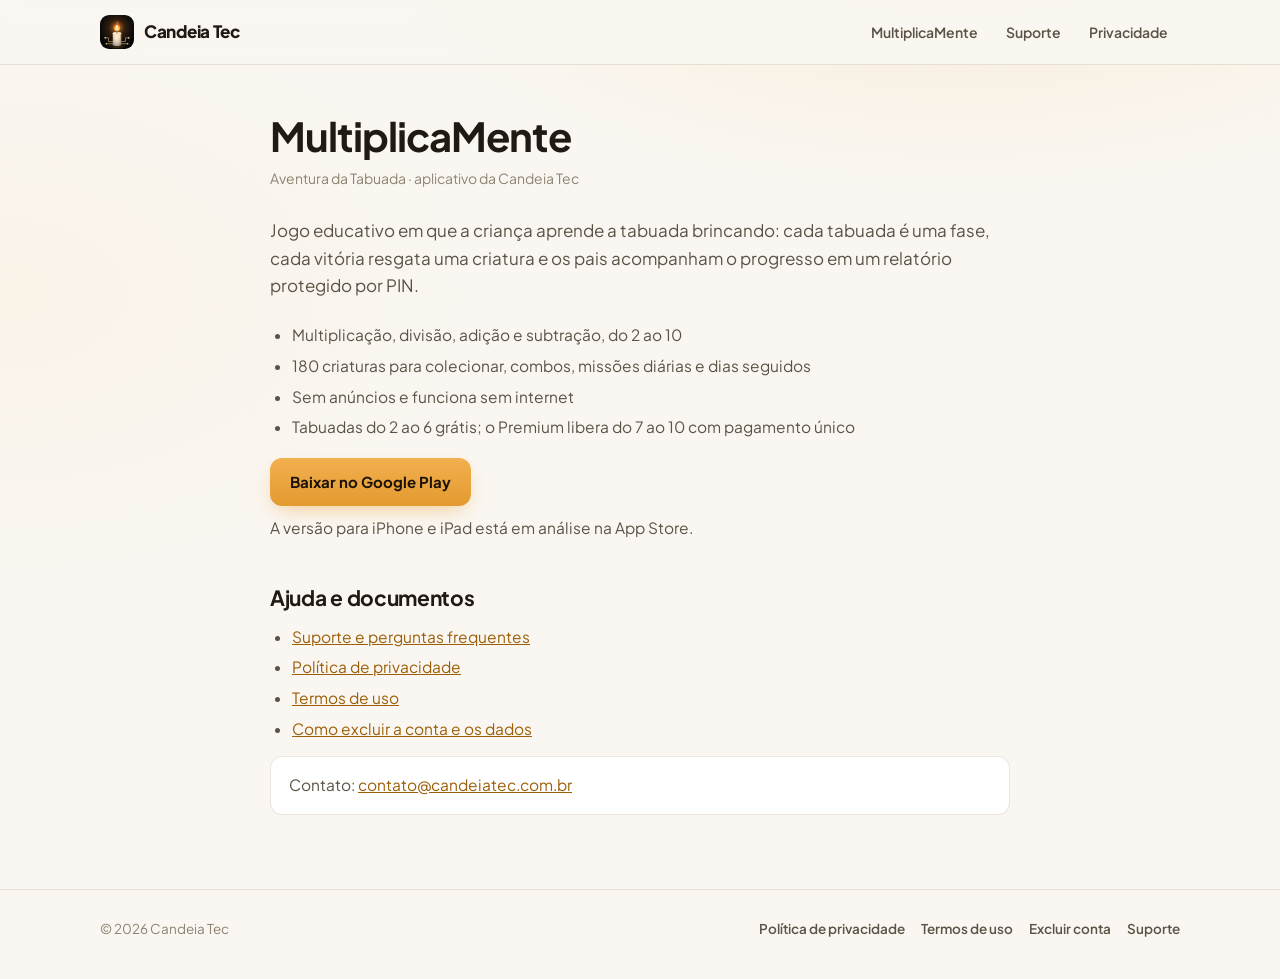
<file: apps/multiplicamente/index.html>
<!DOCTYPE html>
<html lang="pt-BR">
<head>
<meta charset="UTF-8">
<meta name="viewport" content="width=device-width, initial-scale=1.0">
<title>Aprender a tabuada brincando — MultiplicaMente</title>
<meta name="description" content="MultiplicaMente: jogo educativo de tabuada para crianças de 6 a 10 anos. Sem anúncios, funciona sem internet.">
<link rel="canonical" href="https://candeiatec.com.br/apps/multiplicamente/">
<link rel="icon" type="image/svg+xml" href="../../assets/candeia-tec-logo.svg">
<link rel="preconnect" href="https://fonts.googleapis.com">
<link href="https://fonts.googleapis.com/css2?family=Plus+Jakarta+Sans:wght@400;500;600;700;800&display=swap" rel="stylesheet">
<link rel="stylesheet" href="../../assets/site.css">
</head>
<body>

<header class="top">
  <div class="wrap">
    <a class="logo" href="../../"><img src="../../assets/candeia-tec-logo.svg" alt="" width="34" height="34">Candeia Tec</a>
    <nav class="nav">
      <a href="./">MultiplicaMente</a>
      <a href="./suporte/">Suporte</a>
      <a href="./privacidade/">Privacidade</a>
    </nav>
  </div>
</header>

<main class="doc">
  <h1>MultiplicaMente</h1>
  <div class="upd">Aventura da Tabuada · aplicativo da Candeia Tec</div>
  <p class="lead">Jogo educativo em que a criança aprende a tabuada brincando: cada tabuada é uma fase, cada vitória resgata uma criatura e os pais acompanham o progresso em um relatório protegido por PIN.</p>
  <ul>
    <li>Multiplicação, divisão, adição e subtração, do 2 ao 10</li>
    <li>180 criaturas para colecionar, combos, missões diárias e dias seguidos</li>
    <li>Sem anúncios e funciona sem internet</li>
    <li>Tabuadas do 2 ao 6 grátis; o Premium libera do 7 ao 10 com pagamento único</li>
  </ul>
  <p style="margin-top:18px"><a class="btn btn-p" href="https://play.google.com/store/apps/details?id=com.solano.multiplicamente" target="_blank" rel="noopener">Baixar no Google Play</a></p>
  <p>A versão para iPhone e iPad está em análise na App Store.</p>
  <h2>Ajuda e documentos</h2>
  <ul>
    <li><a href="suporte/">Suporte e perguntas frequentes</a></li>
    <li><a href="privacidade/">Política de privacidade</a></li>
    <li><a href="termos/">Termos de uso</a></li>
    <li><a href="excluir-conta/">Como excluir a conta e os dados</a></li>
  </ul>
  <div class="box"><p>Contato: <a href="mailto:contato@candeiatec.com.br">contato@candeiatec.com.br</a></p></div>
</main>

<footer>
  <div class="wrap">
    <span>© 2026 Candeia Tec</span>
    <nav>
      <a href="./privacidade/">Política de privacidade</a>
      <a href="./termos/">Termos de uso</a>
      <a href="./excluir-conta/">Excluir conta</a>
      <a href="./suporte/">Suporte</a>
    </nav>
  </div>
</footer>
</body>
</html>
</file>
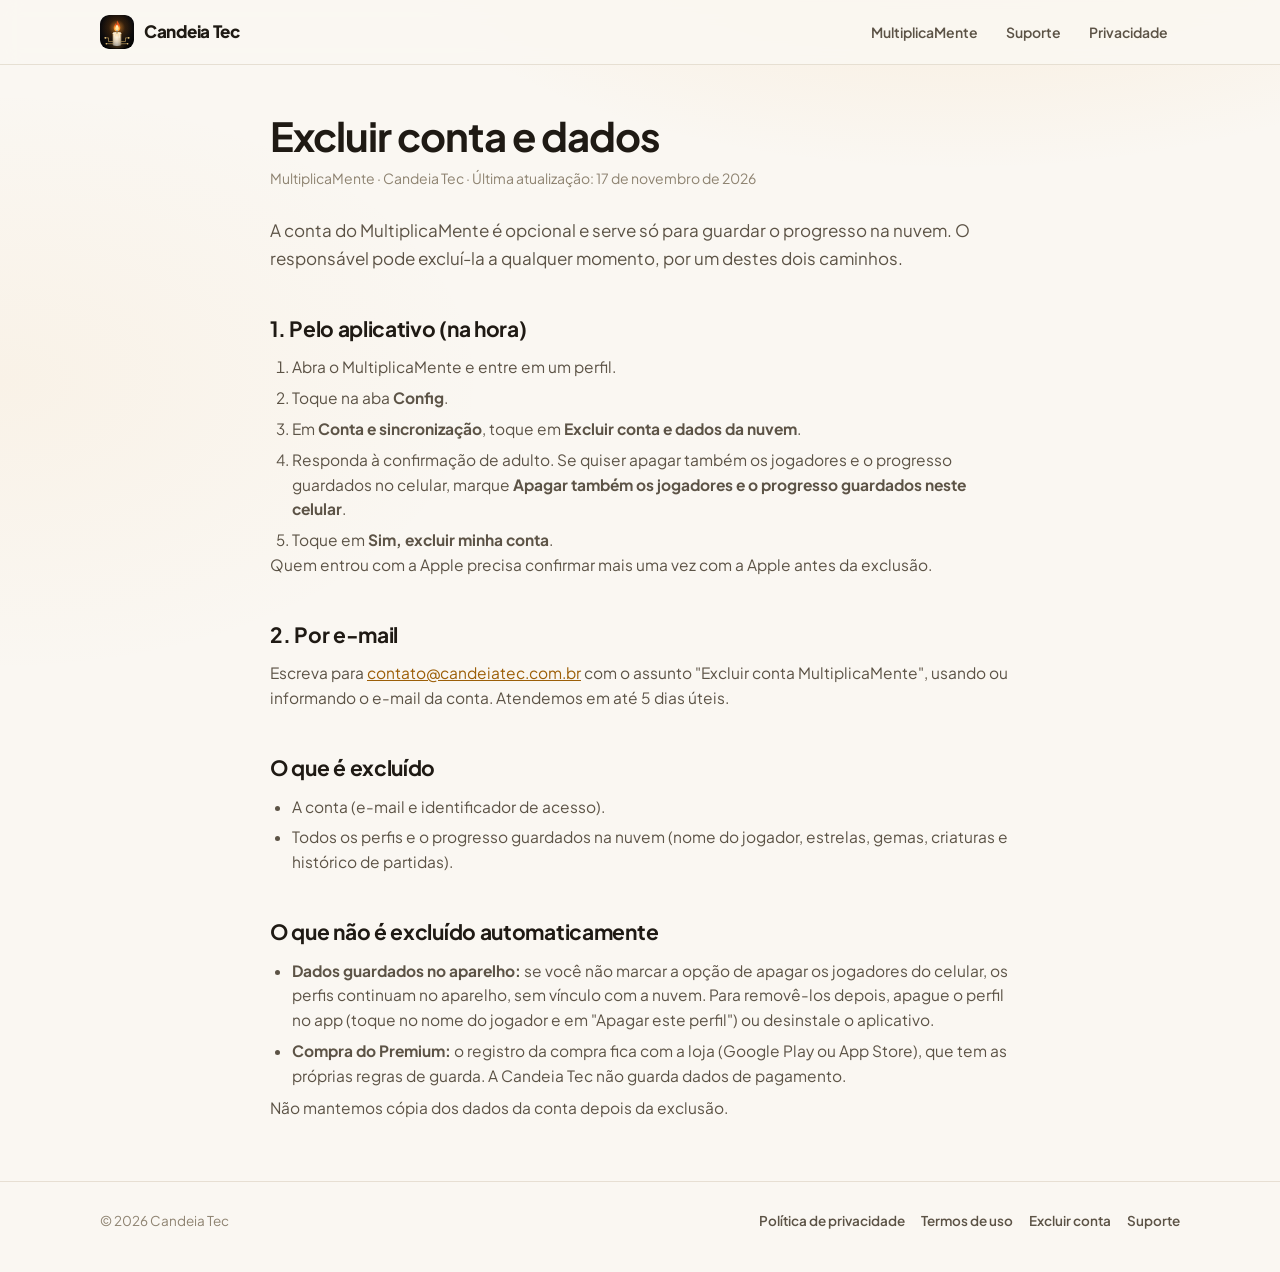
<file: apps/multiplicamente/excluir-conta/index.html>
<!DOCTYPE html>
<html lang="pt-BR">
<head>
<meta charset="UTF-8">
<meta name="viewport" content="width=device-width, initial-scale=1.0">
<title>Excluir conta e dados — MultiplicaMente</title>
<meta name="description" content="Como excluir a conta e os dados do MultiplicaMente.">
<link rel="canonical" href="https://candeiatec.com.br/apps/multiplicamente/excluir-conta/">
<link rel="icon" type="image/svg+xml" href="../../../assets/candeia-tec-logo.svg">
<link rel="preconnect" href="https://fonts.googleapis.com">
<link href="https://fonts.googleapis.com/css2?family=Plus+Jakarta+Sans:wght@400;500;600;700;800&display=swap" rel="stylesheet">
<link rel="stylesheet" href="../../../assets/site.css">
</head>
<body>

<header class="top">
  <div class="wrap">
    <a class="logo" href="../../../"><img src="../../../assets/candeia-tec-logo.svg" alt="" width="34" height="34">Candeia Tec</a>
    <nav class="nav">
      <a href="../">MultiplicaMente</a>
      <a href="../suporte/">Suporte</a>
      <a href="../privacidade/">Privacidade</a>
    </nav>
  </div>
</header>

<main class="doc">
  <h1>Excluir conta e dados</h1>
  <div class="upd">MultiplicaMente · Candeia Tec · Última atualização: 17 de novembro de 2026</div>
  <p class="lead">A conta do MultiplicaMente é opcional e serve só para guardar o progresso na nuvem. O responsável pode excluí-la a qualquer momento, por um destes dois caminhos.</p>

  <h2>1. Pelo aplicativo (na hora)</h2>
  <ol style="padding-left:22px;display:flex;flex-direction:column;gap:6px">
    <li>Abra o MultiplicaMente e entre em um perfil.</li>
    <li>Toque na aba <b>Config</b>.</li>
    <li>Em <b>Conta e sincronização</b>, toque em <b>Excluir conta e dados da nuvem</b>.</li>
    <li>Responda à confirmação de adulto. Se quiser apagar também os jogadores e o progresso guardados no celular, marque <b>Apagar também os jogadores e o progresso guardados neste celular</b>.</li>
    <li>Toque em <b>Sim, excluir minha conta</b>.</li>
  </ol>
  <p>Quem entrou com a Apple precisa confirmar mais uma vez com a Apple antes da exclusão.</p>

  <h2>2. Por e-mail</h2>
  <p>Escreva para <a href="mailto:contato@candeiatec.com.br?subject=Excluir%20conta%20MultiplicaMente">contato@candeiatec.com.br</a> com o assunto "Excluir conta MultiplicaMente", usando ou informando o e-mail da conta. Atendemos em até 5 dias úteis.</p>

  <h2>O que é excluído</h2>
  <ul>
    <li>A conta (e-mail e identificador de acesso).</li>
    <li>Todos os perfis e o progresso guardados na nuvem (nome do jogador, estrelas, gemas, criaturas e histórico de partidas).</li>
  </ul>

  <h2>O que não é excluído automaticamente</h2>
  <ul>
    <li><b>Dados guardados no aparelho:</b> se você não marcar a opção de apagar os jogadores do celular, os perfis continuam no aparelho, sem vínculo com a nuvem. Para removê-los depois, apague o perfil no app (toque no nome do jogador e em "Apagar este perfil") ou desinstale o aplicativo.</li>
    <li><b>Compra do Premium:</b> o registro da compra fica com a loja (Google Play ou App Store), que tem as próprias regras de guarda. A Candeia Tec não guarda dados de pagamento.</li>
  </ul>
  <p>Não mantemos cópia dos dados da conta depois da exclusão.</p>
</main>

<footer>
  <div class="wrap">
    <span>© 2026 Candeia Tec</span>
    <nav>
      <a href="../privacidade/">Política de privacidade</a>
      <a href="../termos/">Termos de uso</a>
      <a href="../excluir-conta/">Excluir conta</a>
      <a href="../suporte/">Suporte</a>
    </nav>
  </div>
</footer>
</body>
</html>
</file>
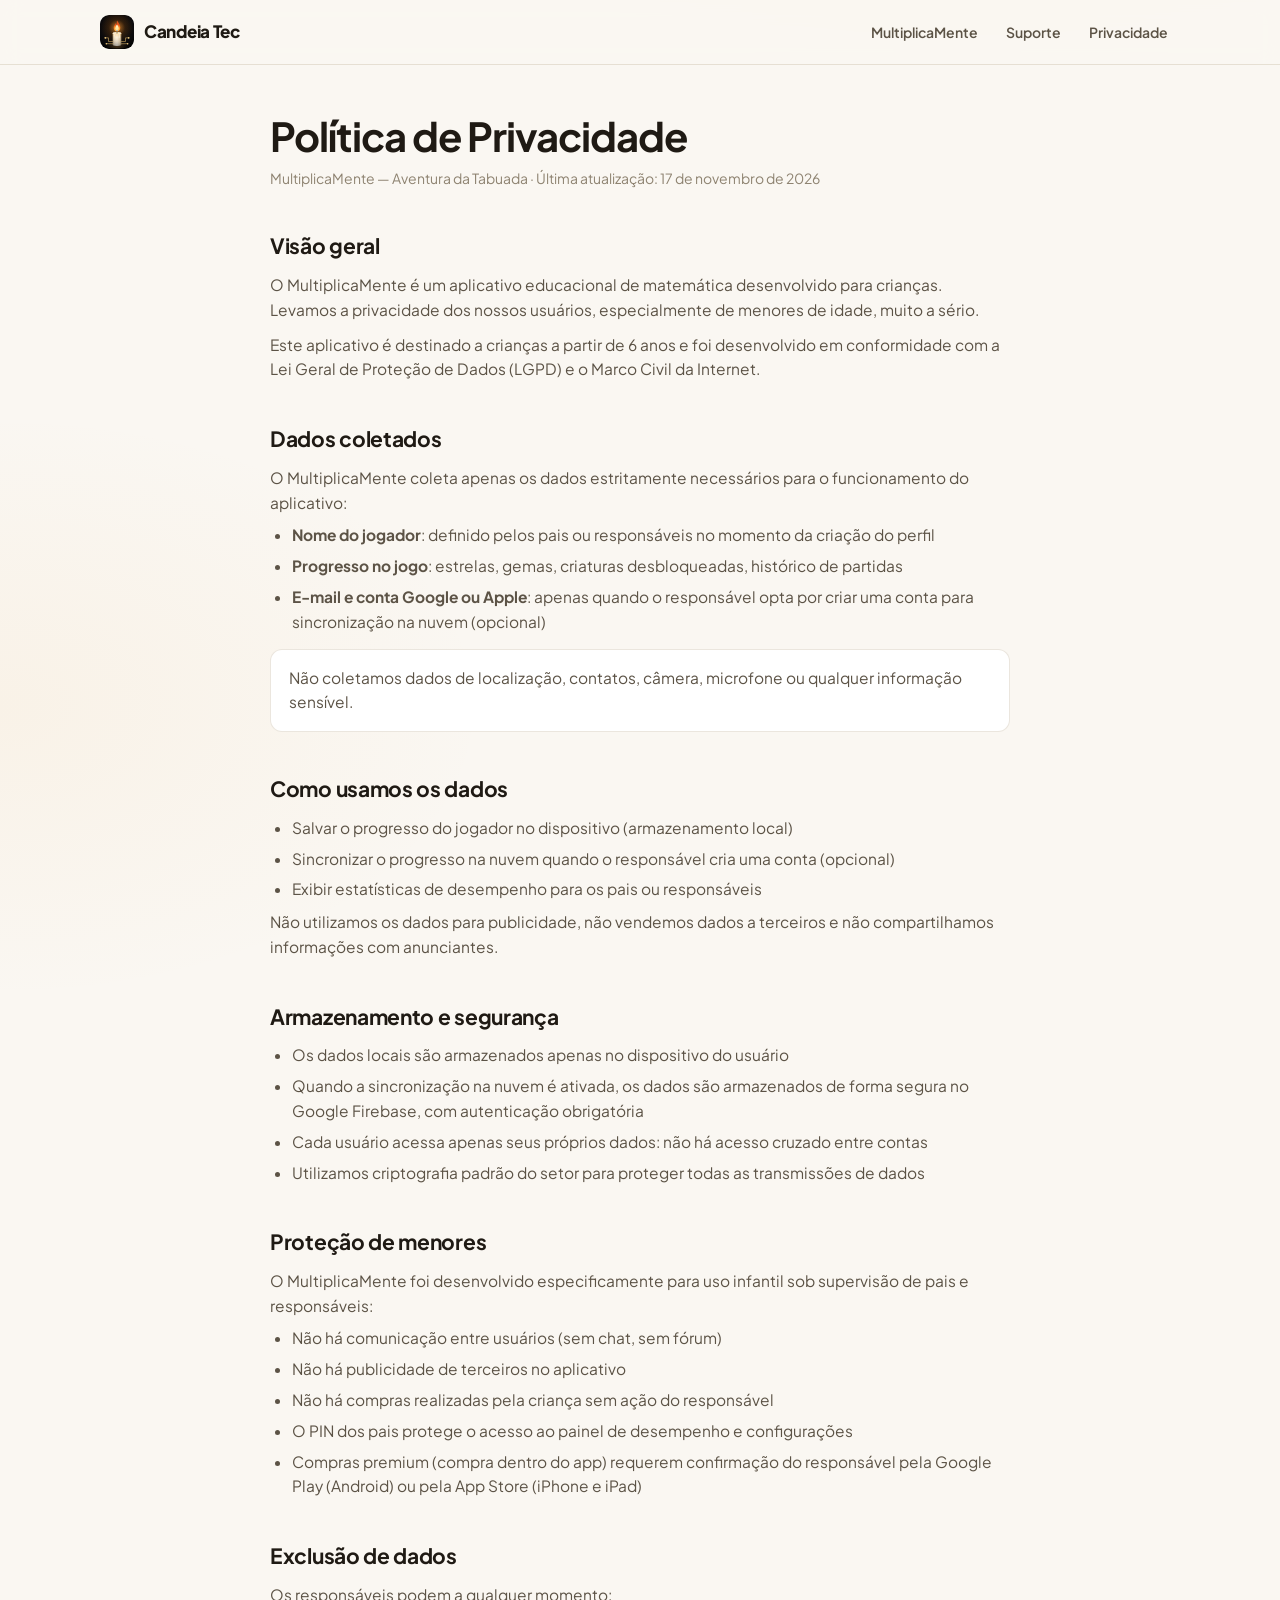
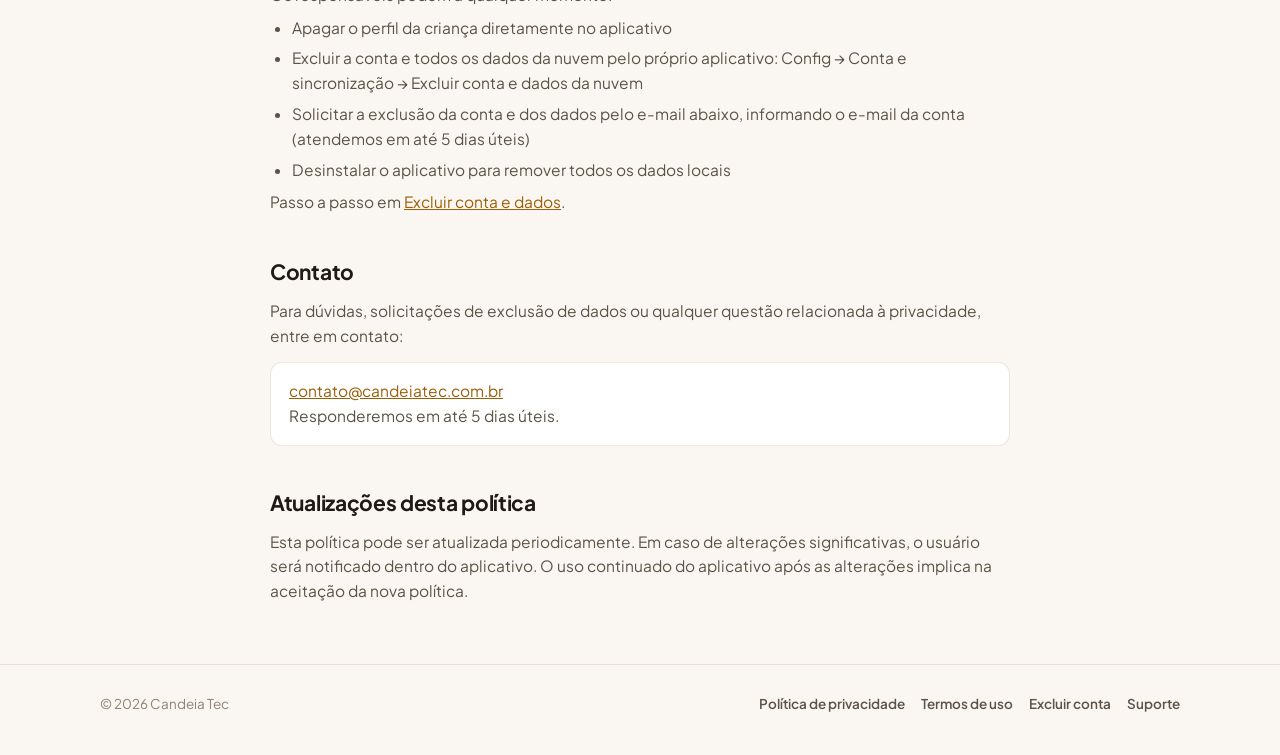
<file: apps/multiplicamente/privacidade/index.html>
<!DOCTYPE html>
<html lang="pt-BR">
<head>
<meta charset="UTF-8">
<meta name="viewport" content="width=device-width, initial-scale=1.0">
<title>Política de privacidade — MultiplicaMente</title>
<meta name="description" content="Política de privacidade do MultiplicaMente, aplicativo de tabuada para crianças.">
<link rel="canonical" href="https://candeiatec.com.br/apps/multiplicamente/privacidade/">
<link rel="icon" type="image/svg+xml" href="../../../assets/candeia-tec-logo.svg">
<link rel="preconnect" href="https://fonts.googleapis.com">
<link href="https://fonts.googleapis.com/css2?family=Plus+Jakarta+Sans:wght@400;500;600;700;800&display=swap" rel="stylesheet">
<link rel="stylesheet" href="../../../assets/site.css">
</head>
<body>

<header class="top">
  <div class="wrap">
    <a class="logo" href="../../../"><img src="../../../assets/candeia-tec-logo.svg" alt="" width="34" height="34">Candeia Tec</a>
    <nav class="nav">
      <a href="../">MultiplicaMente</a>
      <a href="../suporte/">Suporte</a>
      <a href="../privacidade/">Privacidade</a>
    </nav>
  </div>
</header>

<main class="doc">
  <h1>Política de Privacidade</h1>
  <div class="upd">MultiplicaMente — Aventura da Tabuada · Última atualização: 17 de novembro de 2026</div>

  <h2>Visão geral</h2>
  <p>O MultiplicaMente é um aplicativo educacional de matemática desenvolvido para crianças. Levamos a privacidade dos nossos usuários, especialmente de menores de idade, muito a sério.</p>
  <p>Este aplicativo é destinado a crianças a partir de 6 anos e foi desenvolvido em conformidade com a Lei Geral de Proteção de Dados (LGPD) e o Marco Civil da Internet.</p>

  <h2>Dados coletados</h2>
  <p>O MultiplicaMente coleta apenas os dados estritamente necessários para o funcionamento do aplicativo:</p>
  <ul>
    <li><b>Nome do jogador</b>: definido pelos pais ou responsáveis no momento da criação do perfil</li>
    <li><b>Progresso no jogo</b>: estrelas, gemas, criaturas desbloqueadas, histórico de partidas</li>
    <li><b>E-mail e conta Google ou Apple</b>: apenas quando o responsável opta por criar uma conta para sincronização na nuvem (opcional)</li>
  </ul>
  <div class="box"><p>Não coletamos dados de localização, contatos, câmera, microfone ou qualquer informação sensível.</p></div>

  <h2>Como usamos os dados</h2>
  <ul>
    <li>Salvar o progresso do jogador no dispositivo (armazenamento local)</li>
    <li>Sincronizar o progresso na nuvem quando o responsável cria uma conta (opcional)</li>
    <li>Exibir estatísticas de desempenho para os pais ou responsáveis</li>
  </ul>
  <p>Não utilizamos os dados para publicidade, não vendemos dados a terceiros e não compartilhamos informações com anunciantes.</p>

  <h2>Armazenamento e segurança</h2>
  <ul>
    <li>Os dados locais são armazenados apenas no dispositivo do usuário</li>
    <li>Quando a sincronização na nuvem é ativada, os dados são armazenados de forma segura no Google Firebase, com autenticação obrigatória</li>
    <li>Cada usuário acessa apenas seus próprios dados: não há acesso cruzado entre contas</li>
    <li>Utilizamos criptografia padrão do setor para proteger todas as transmissões de dados</li>
  </ul>

  <h2>Proteção de menores</h2>
  <p>O MultiplicaMente foi desenvolvido especificamente para uso infantil sob supervisão de pais e responsáveis:</p>
  <ul>
    <li>Não há comunicação entre usuários (sem chat, sem fórum)</li>
    <li>Não há publicidade de terceiros no aplicativo</li>
    <li>Não há compras realizadas pela criança sem ação do responsável</li>
    <li>O PIN dos pais protege o acesso ao painel de desempenho e configurações</li>
    <li>Compras premium (compra dentro do app) requerem confirmação do responsável pela Google Play (Android) ou pela App Store (iPhone e iPad)</li>
  </ul>

  <h2 id="exclusao">Exclusão de dados</h2>
  <p>Os responsáveis podem a qualquer momento:</p>
  <ul>
    <li>Apagar o perfil da criança diretamente no aplicativo</li>
    <li>Excluir a conta e todos os dados da nuvem pelo próprio aplicativo: Config → Conta e sincronização → Excluir conta e dados da nuvem</li>
    <li>Solicitar a exclusão da conta e dos dados pelo e-mail abaixo, informando o e-mail da conta (atendemos em até 5 dias úteis)</li>
    <li>Desinstalar o aplicativo para remover todos os dados locais</li>
  </ul>
  <p>Passo a passo em <a href="../excluir-conta/">Excluir conta e dados</a>.</p>

  <h2>Contato</h2>
  <p>Para dúvidas, solicitações de exclusão de dados ou qualquer questão relacionada à privacidade, entre em contato:</p>
  <div class="box"><p><a href="mailto:contato@candeiatec.com.br">contato@candeiatec.com.br</a><br>Responderemos em até 5 dias úteis.</p></div>

  <h2>Atualizações desta política</h2>
  <p>Esta política pode ser atualizada periodicamente. Em caso de alterações significativas, o usuário será notificado dentro do aplicativo. O uso continuado do aplicativo após as alterações implica na aceitação da nova política.</p>
</main>

<footer>
  <div class="wrap">
    <span>© 2026 Candeia Tec</span>
    <nav>
      <a href="../privacidade/">Política de privacidade</a>
      <a href="../termos/">Termos de uso</a>
      <a href="../excluir-conta/">Excluir conta</a>
      <a href="../suporte/">Suporte</a>
    </nav>
  </div>
</footer>
</body>
</html>
</file>
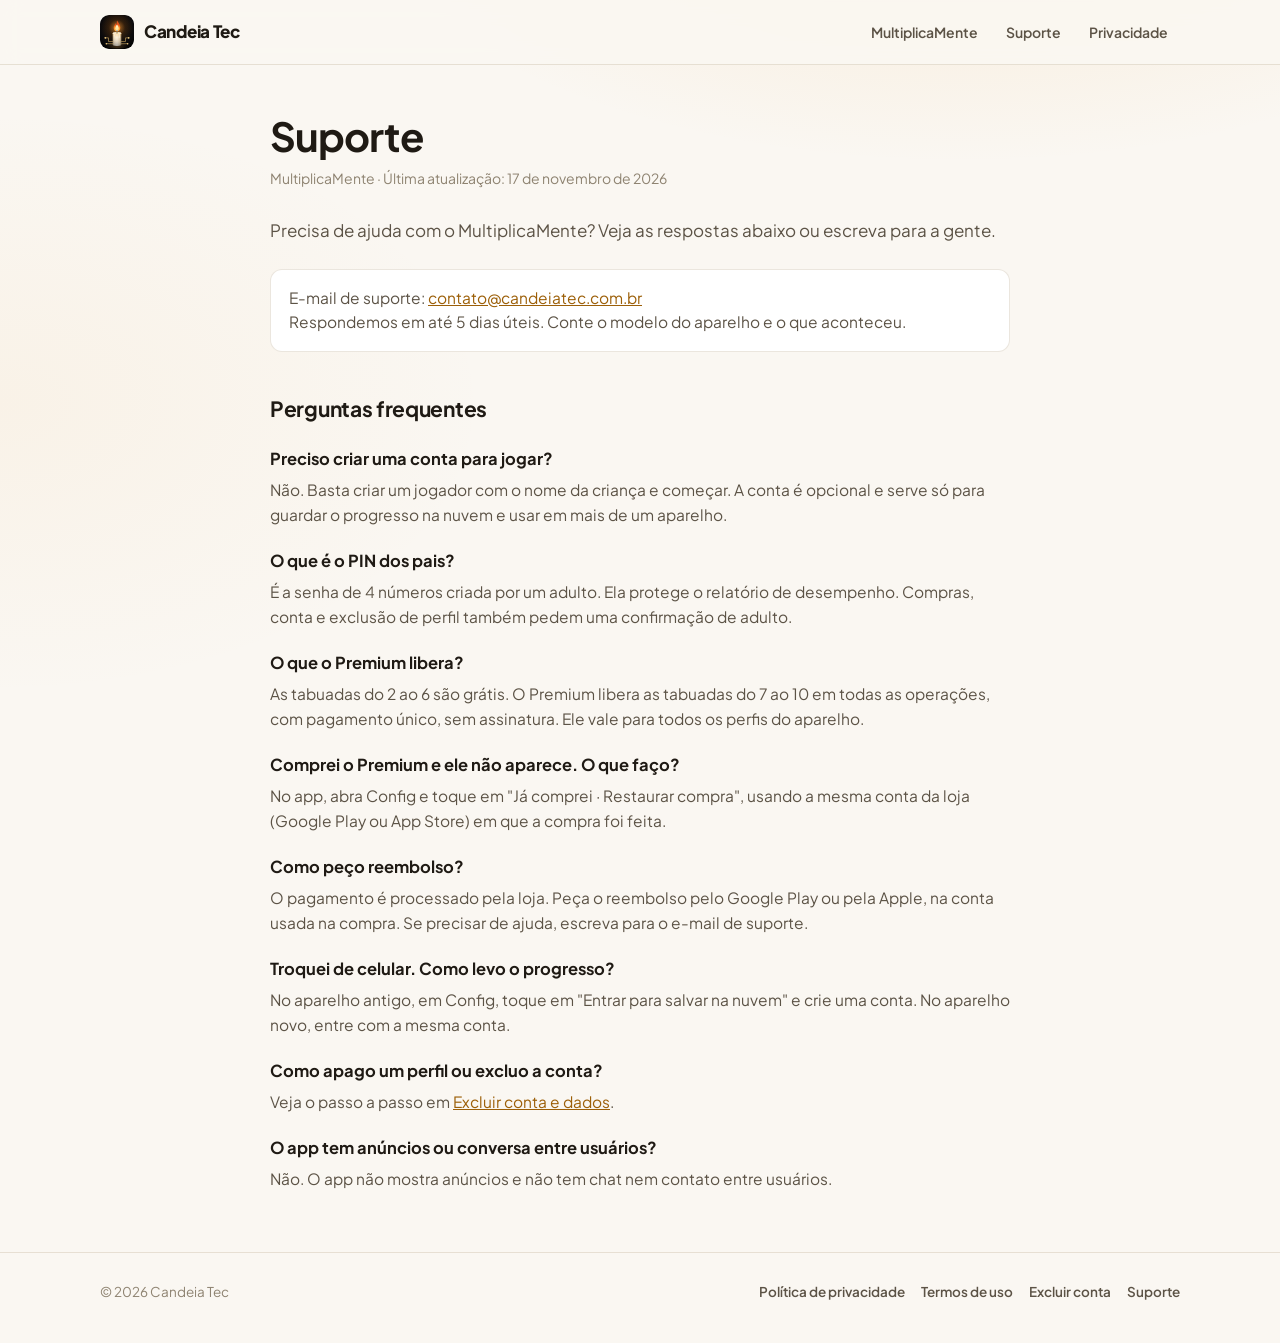
<file: apps/multiplicamente/suporte/index.html>
<!DOCTYPE html>
<html lang="pt-BR">
<head>
<meta charset="UTF-8">
<meta name="viewport" content="width=device-width, initial-scale=1.0">
<title>Suporte — MultiplicaMente</title>
<meta name="description" content="Suporte do MultiplicaMente: perguntas frequentes e contato.">
<link rel="canonical" href="https://candeiatec.com.br/apps/multiplicamente/suporte/">
<link rel="icon" type="image/svg+xml" href="../../../assets/candeia-tec-logo.svg">
<link rel="preconnect" href="https://fonts.googleapis.com">
<link href="https://fonts.googleapis.com/css2?family=Plus+Jakarta+Sans:wght@400;500;600;700;800&display=swap" rel="stylesheet">
<link rel="stylesheet" href="../../../assets/site.css">
</head>
<body>

<header class="top">
  <div class="wrap">
    <a class="logo" href="../../../"><img src="../../../assets/candeia-tec-logo.svg" alt="" width="34" height="34">Candeia Tec</a>
    <nav class="nav">
      <a href="../">MultiplicaMente</a>
      <a href="../suporte/">Suporte</a>
      <a href="../privacidade/">Privacidade</a>
    </nav>
  </div>
</header>

<main class="doc">
  <h1>Suporte</h1>
  <div class="upd">MultiplicaMente · Última atualização: 17 de novembro de 2026</div>
  <p class="lead">Precisa de ajuda com o MultiplicaMente? Veja as respostas abaixo ou escreva para a gente.</p>
  <div class="box"><p>E-mail de suporte: <a href="mailto:contato@candeiatec.com.br?subject=Suporte%20MultiplicaMente">contato@candeiatec.com.br</a><br>Respondemos em até 5 dias úteis. Conte o modelo do aparelho e o que aconteceu.</p></div>

  <h2>Perguntas frequentes</h2>
  <h3>Preciso criar uma conta para jogar?</h3>
  <p>Não. Basta criar um jogador com o nome da criança e começar. A conta é opcional e serve só para guardar o progresso na nuvem e usar em mais de um aparelho.</p>
  <h3>O que é o PIN dos pais?</h3>
  <p>É a senha de 4 números criada por um adulto. Ela protege o relatório de desempenho. Compras, conta e exclusão de perfil também pedem uma confirmação de adulto.</p>
  <h3>O que o Premium libera?</h3>
  <p>As tabuadas do 2 ao 6 são grátis. O Premium libera as tabuadas do 7 ao 10 em todas as operações, com pagamento único, sem assinatura. Ele vale para todos os perfis do aparelho.</p>
  <h3>Comprei o Premium e ele não aparece. O que faço?</h3>
  <p>No app, abra Config e toque em "Já comprei · Restaurar compra", usando a mesma conta da loja (Google Play ou App Store) em que a compra foi feita.</p>
  <h3>Como peço reembolso?</h3>
  <p>O pagamento é processado pela loja. Peça o reembolso pelo Google Play ou pela Apple, na conta usada na compra. Se precisar de ajuda, escreva para o e-mail de suporte.</p>
  <h3>Troquei de celular. Como levo o progresso?</h3>
  <p>No aparelho antigo, em Config, toque em "Entrar para salvar na nuvem" e crie uma conta. No aparelho novo, entre com a mesma conta.</p>
  <h3>Como apago um perfil ou excluo a conta?</h3>
  <p>Veja o passo a passo em <a href="../excluir-conta/">Excluir conta e dados</a>.</p>
  <h3>O app tem anúncios ou conversa entre usuários?</h3>
  <p>Não. O app não mostra anúncios e não tem chat nem contato entre usuários.</p>
</main>

<footer>
  <div class="wrap">
    <span>© 2026 Candeia Tec</span>
    <nav>
      <a href="../privacidade/">Política de privacidade</a>
      <a href="../termos/">Termos de uso</a>
      <a href="../excluir-conta/">Excluir conta</a>
      <a href="../suporte/">Suporte</a>
    </nav>
  </div>
</footer>
</body>
</html>
</file>
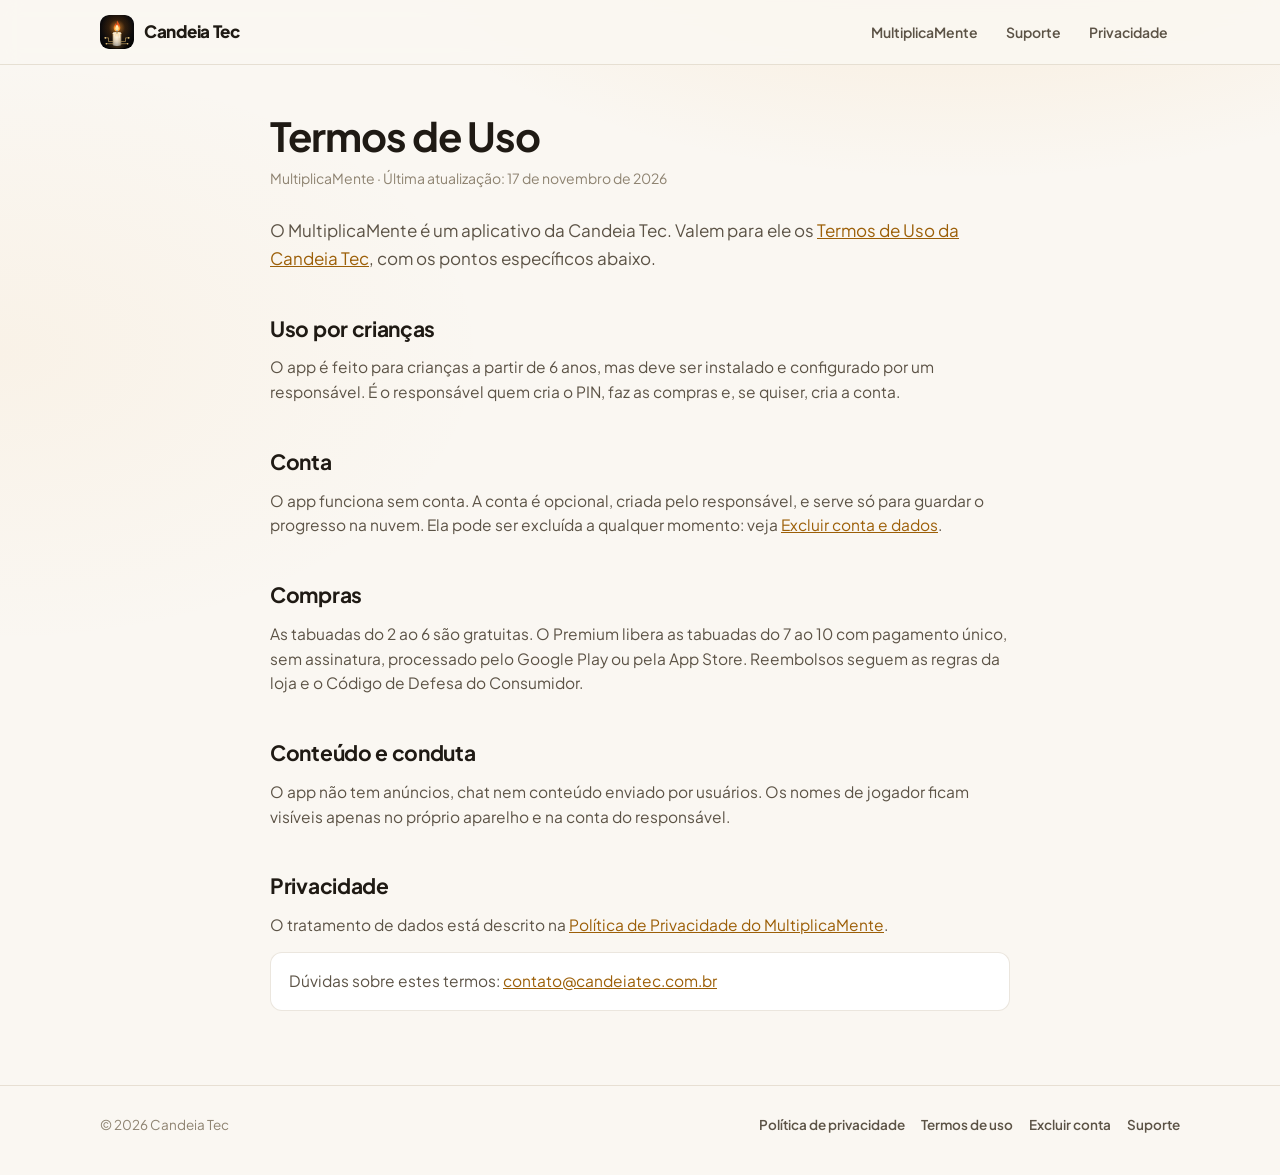
<file: apps/multiplicamente/termos/index.html>
<!DOCTYPE html>
<html lang="pt-BR">
<head>
<meta charset="UTF-8">
<meta name="viewport" content="width=device-width, initial-scale=1.0">
<title>Termos de uso — MultiplicaMente</title>
<meta name="description" content="Termos de uso do MultiplicaMente, aplicativo da Candeia Tec.">
<link rel="canonical" href="https://candeiatec.com.br/apps/multiplicamente/termos/">
<link rel="icon" type="image/svg+xml" href="../../../assets/candeia-tec-logo.svg">
<link rel="preconnect" href="https://fonts.googleapis.com">
<link href="https://fonts.googleapis.com/css2?family=Plus+Jakarta+Sans:wght@400;500;600;700;800&display=swap" rel="stylesheet">
<link rel="stylesheet" href="../../../assets/site.css">
</head>
<body>

<header class="top">
  <div class="wrap">
    <a class="logo" href="../../../"><img src="../../../assets/candeia-tec-logo.svg" alt="" width="34" height="34">Candeia Tec</a>
    <nav class="nav">
      <a href="../">MultiplicaMente</a>
      <a href="../suporte/">Suporte</a>
      <a href="../privacidade/">Privacidade</a>
    </nav>
  </div>
</header>

<main class="doc">
  <h1>Termos de Uso</h1>
  <div class="upd">MultiplicaMente · Última atualização: 17 de novembro de 2026</div>
  <p class="lead">O MultiplicaMente é um aplicativo da Candeia Tec. Valem para ele os <a href="../../../termos/">Termos de Uso da Candeia Tec</a>, com os pontos específicos abaixo.</p>

  <h2>Uso por crianças</h2>
  <p>O app é feito para crianças a partir de 6 anos, mas deve ser instalado e configurado por um responsável. É o responsável quem cria o PIN, faz as compras e, se quiser, cria a conta.</p>

  <h2>Conta</h2>
  <p>O app funciona sem conta. A conta é opcional, criada pelo responsável, e serve só para guardar o progresso na nuvem. Ela pode ser excluída a qualquer momento: veja <a href="../excluir-conta/">Excluir conta e dados</a>.</p>

  <h2>Compras</h2>
  <p>As tabuadas do 2 ao 6 são gratuitas. O Premium libera as tabuadas do 7 ao 10 com pagamento único, sem assinatura, processado pelo Google Play ou pela App Store. Reembolsos seguem as regras da loja e o Código de Defesa do Consumidor.</p>

  <h2>Conteúdo e conduta</h2>
  <p>O app não tem anúncios, chat nem conteúdo enviado por usuários. Os nomes de jogador ficam visíveis apenas no próprio aparelho e na conta do responsável.</p>

  <h2>Privacidade</h2>
  <p>O tratamento de dados está descrito na <a href="../privacidade/">Política de Privacidade do MultiplicaMente</a>.</p>

  <div class="box"><p>Dúvidas sobre estes termos: <a href="mailto:contato@candeiatec.com.br">contato@candeiatec.com.br</a></p></div>
</main>

<footer>
  <div class="wrap">
    <span>© 2026 Candeia Tec</span>
    <nav>
      <a href="../privacidade/">Política de privacidade</a>
      <a href="../termos/">Termos de uso</a>
      <a href="../excluir-conta/">Excluir conta</a>
      <a href="../suporte/">Suporte</a>
    </nav>
  </div>
</footer>
</body>
</html>
</file>
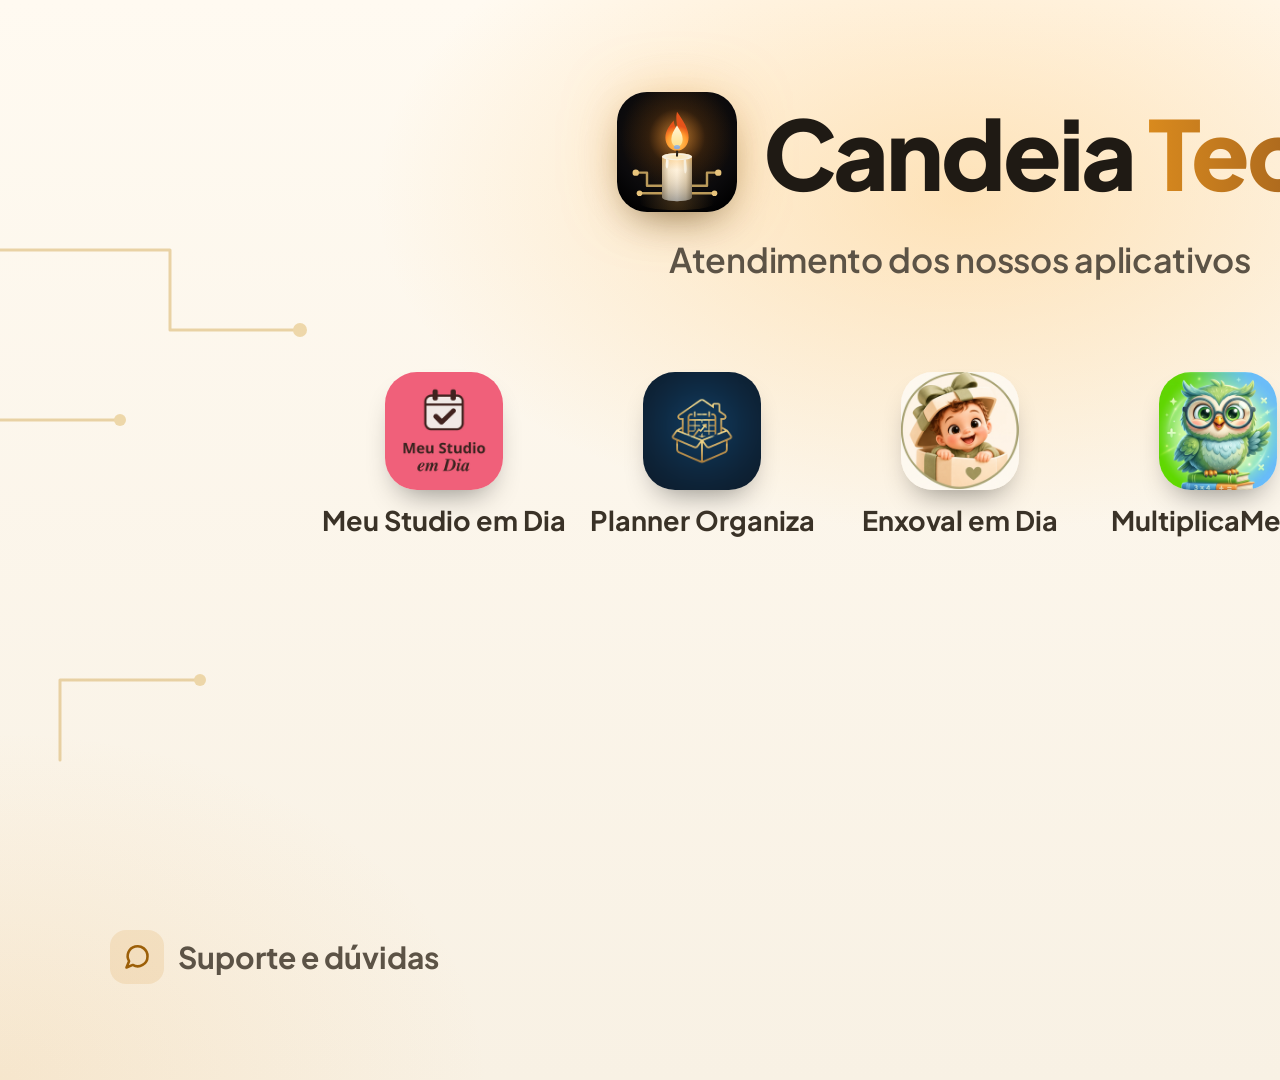
<file: marca/whatsapp/capa.html>
<!DOCTYPE html>
<html lang="pt-BR">
<head>
<meta charset="UTF-8">
<!-- Ícones reais de cada app (marca/whatsapp/icones/), copiados dos repositórios dos apps.
     Capa do WhatsApp Business da Candeia Tec — 1920×1080 (16:9).
     O WhatsApp mostra a capa numa faixa ~2:1 (corta ~60 px em cima e embaixo)
     e a foto do perfil cobre o centro de baixo: essa área fica livre.
     Gerar PNG: node marca/whatsapp/gerar.js -->
<link href="https://fonts.googleapis.com/css2?family=Plus+Jakarta+Sans:wght@500;600;700;800&display=swap" rel="stylesheet">
<style>
*{margin:0;padding:0;box-sizing:border-box}
html,body{width:1920px;height:1080px;overflow:hidden}
body{font-family:'Plus Jakarta Sans',system-ui,sans-serif;color:#1F1A14;position:relative;
  background:
    radial-gradient(900px 520px at 50% 18%,rgba(255,190,95,.38),transparent 65%),
    radial-gradient(700px 500px at 0% 100%,rgba(234,162,60,.14),transparent 70%),
    radial-gradient(700px 500px at 100% 100%,rgba(234,162,60,.14),transparent 70%),
    linear-gradient(180deg,#FFFAF1 0%,#F8F1E4 100%)}
/* trilhas de circuito douradas, como no ícone */
.traces{position:absolute;inset:0;opacity:.55}
/* faixa visível segura: y 60..1020 */
.top{position:absolute;left:0;right:0;top:92px;text-align:center}
.brand{display:inline-flex;align-items:center;gap:26px}
.brand img{width:120px;height:120px;border-radius:30px;box-shadow:0 18px 40px -16px rgba(60,40,10,.55),0 0 60px -10px rgba(234,162,60,.55)}
.brand b{font-size:96px;font-weight:800;letter-spacing:-3px;line-height:1}
.brand b span{background:linear-gradient(90deg,#D98A1E,#A8661E);-webkit-background-clip:text;background-clip:text;color:transparent}
.tag{margin-top:22px;font-size:34px;font-weight:600;color:#5C5346;letter-spacing:-.3px}
.apps{position:absolute;left:0;right:0;top:372px;display:flex;justify-content:center;gap:14px}
.app{width:244px;text-align:center;white-space:nowrap}
.ic{width:118px;height:118px;margin:0 auto 14px;border-radius:32px;display:flex;align-items:center;justify-content:center;color:#fff;
  box-shadow:0 16px 30px -14px rgba(0,0,0,.45),inset 0 1px 0 rgba(255,255,255,.25)}
.ic{object-fit:cover;display:block}
.app span{display:block;font-size:27px;font-weight:700;line-height:1.2;color:#3A3227}
/* cantos de baixo, fora da foto do perfil */
.corner{position:absolute;bottom:96px;font-size:30px;font-weight:700;color:#5C5346;display:flex;align-items:center;gap:14px}
.corner.l{left:110px}.corner.r{right:110px}
.corner i{display:inline-flex;width:54px;height:54px;border-radius:16px;align-items:center;justify-content:center;background:rgba(212,137,28,.14);color:#9C5F08;font-style:normal}
.corner i svg{width:28px;height:28px}
</style>
</head>
<body>
<svg class="traces" viewBox="0 0 1920 1080" fill="none" stroke="#D9B46A" stroke-width="3" stroke-linecap="round" stroke-linejoin="round">
  <path d="M0 250 H170 V330 H300"/><path d="M0 420 H120"/><path d="M1920 250 H1750 V330 H1620"/><path d="M1920 420 H1800"/>
  <path d="M60 760 V680 H200"/><path d="M1860 760 V680 H1720"/>
  <g fill="#E2BE74" stroke="none"><circle cx="300" cy="330" r="7"/><circle cx="120" cy="420" r="6"/><circle cx="1620" cy="330" r="7"/><circle cx="1800" cy="420" r="6"/><circle cx="200" cy="680" r="6"/><circle cx="1720" cy="680" r="6"/></g>
</svg>

<div class="top">
  <div class="brand"><img src="../../assets/candeia-tec-logo.svg" alt=""><b>Candeia <span>Tec</span></b></div>
  <div class="tag">Atendimento dos nossos aplicativos</div>
</div>

<div class="apps">
  <div class="app"><img class="ic" src="icones/meu-studio-em-dia.png" alt=""><span>Meu Studio em Dia</span></div>
  <div class="app"><img class="ic" src="icones/planner-organiza.png" alt=""><span>Planner Organiza</span></div>
  <div class="app"><img class="ic" src="icones/enxoval-em-dia.png" alt=""><span>Enxoval em Dia</span></div>
  <div class="app"><img class="ic" src="icones/multiplicamente.png" alt=""><span>MultiplicaMente</span></div>
  <div class="app"><img class="ic" src="icones/agenda-mei.png" alt=""><span>Agenda MEI</span></div>
</div>

<div class="corner l"><i><svg viewBox="0 0 24 24" fill="none" stroke="currentColor" stroke-width="2.2" stroke-linecap="round" stroke-linejoin="round"><path d="M21 11.5a8.4 8.4 0 01-12.6 7.3L3 21l2.2-5.4A8.5 8.5 0 1121 11.5z"/></svg></i>Suporte e dúvidas</div>
<div class="corner r">candeiatec.com.br<i><svg viewBox="0 0 24 24" fill="none" stroke="currentColor" stroke-width="2.2" stroke-linecap="round" stroke-linejoin="round"><circle cx="12" cy="12" r="10"/><line x1="2" y1="12" x2="22" y2="12"/><path d="M12 2a15.3 15.3 0 014 10 15.3 15.3 0 01-4 10 15.3 15.3 0 01-4-10 15.3 15.3 0 014-10z"/></svg></i></div>
</body>
</html>
</file>
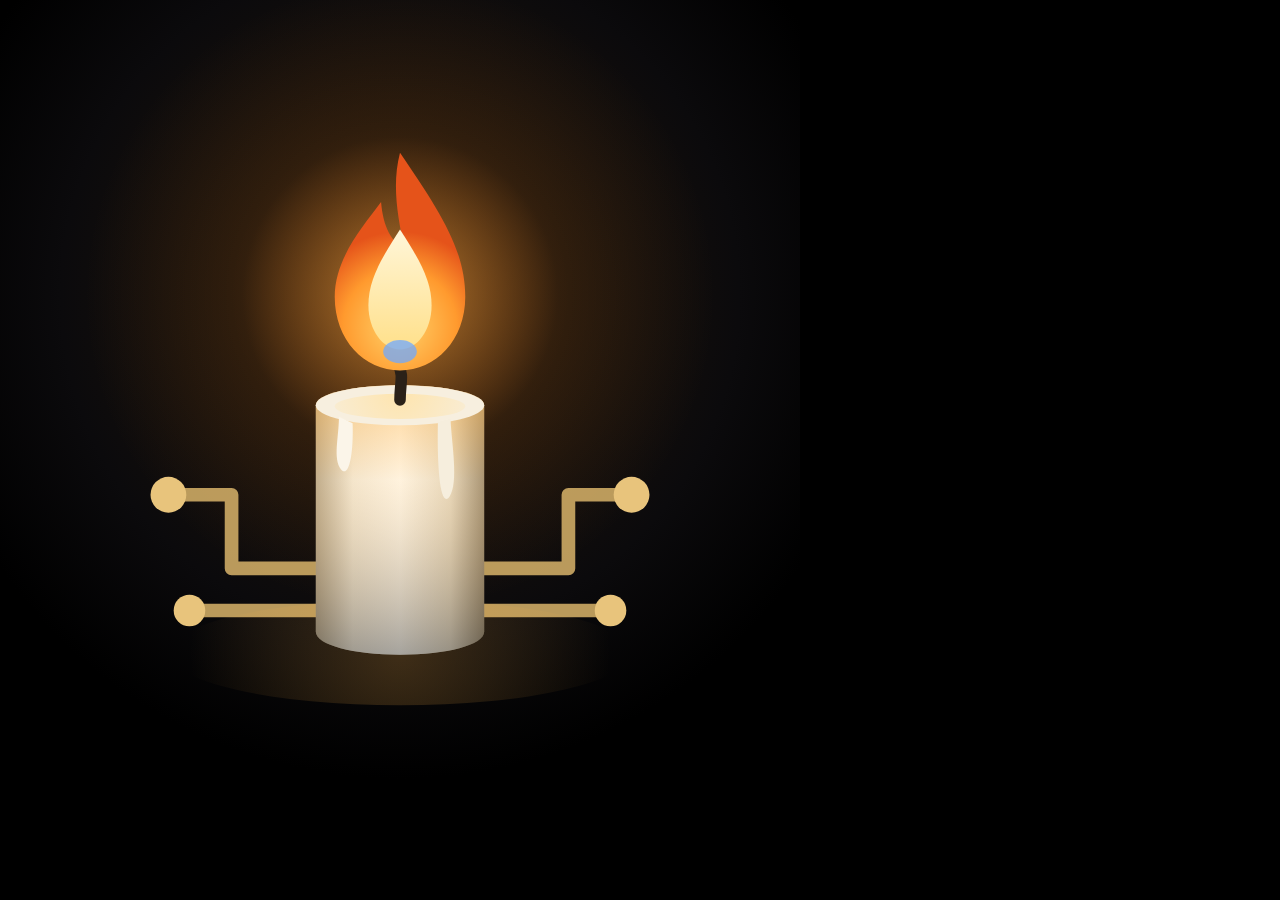
<file: marca/whatsapp/perfil.html>
<!DOCTYPE html>
<html lang="pt-BR"><head><meta charset="UTF-8">
<!-- Foto do perfil do WhatsApp Business da Candeia Tec — 800×800, o WhatsApp recorta em círculo.
     A vela fica no centro, dentro do círculo, com o fundo escuro sangrado até as bordas. -->
<style>*{margin:0}html,body{width:800px;height:800px;overflow:hidden;background:#000}img{width:800px;height:800px;display:block}</style>
</head><body><img src="logo-perfil.svg" alt="Candeia Tec"></body></html>
</file>
<file: assets/site.css>
/* Site institucional Candeia Tec — página inicial, privacidade e termos */
:root{
  --bg:#FAF7F2; --bg1:#FFFFFF; --bg2:#F5F0E7; --border:rgba(120,88,36,.15);
  --tx:#1F1A14; --tx2:#5C5346; --tx3:#8E8371;
  --acc:#C97D12; --acc2:#9C5F08; --acc-bg:rgba(212,137,28,.12);
  --green-bg:#DCFCE7; --green-tx:#15803D; --blue-bg:#DBEAFE; --blue-tx:#1D4ED8; --amber-bg:#FEF3C7; --amber-tx:#B45309;
  --r:12px; --r2:18px;
  --shadow:0 1px 3px rgba(60,40,10,.07),0 1px 2px rgba(60,40,10,.05);
  --shadow2:0 18px 40px -18px rgba(60,40,10,.30);
  --sans:'Plus Jakarta Sans',system-ui,-apple-system,'Segoe UI',sans-serif;
}
*{box-sizing:border-box;margin:0;padding:0}
html{scroll-behavior:smooth}
body{font-family:var(--sans);color:var(--tx);line-height:1.6;-webkit-font-smoothing:antialiased;
  background:radial-gradient(1000px 480px at 75% -10%,rgba(234,162,60,.16),transparent 62%),radial-gradient(700px 420px at 0% 30%,rgba(234,162,60,.06),transparent 70%),var(--bg)}
a{color:var(--acc2)}
img{max-width:100%;display:block}
.wrap{max-width:1120px;margin:0 auto;padding:0 20px}

/* topo */
.top{position:sticky;top:0;z-index:10;background:color-mix(in srgb,var(--bg) 88%,transparent);backdrop-filter:blur(10px);border-bottom:1px solid var(--border)}
.top .wrap{display:flex;align-items:center;gap:18px;height:64px}
.logo{display:flex;align-items:center;gap:10px;text-decoration:none;color:var(--tx);font-weight:800;font-size:17px;letter-spacing:-.3px}
.logo img{width:34px;height:34px;border-radius:9px}
.nav{display:flex;gap:4px;margin-left:auto}
.nav a{color:var(--tx2);text-decoration:none;font-size:14px;font-weight:600;padding:8px 12px;border-radius:9px}
.nav a:hover{background:var(--acc-bg);color:var(--acc2)}
.login{display:inline-flex;align-items:center;gap:7px;margin-left:6px;padding:8px 15px;border-radius:10px;font-size:14px;font-weight:700;text-decoration:none;color:#1B1206;background:linear-gradient(180deg,#F2B04E,#E39A30);box-shadow:0 6px 16px -8px rgba(234,162,60,.7);white-space:nowrap}
.login:hover{filter:brightness(1.04)}
.login svg{width:16px;height:16px}
.btn{display:inline-flex;align-items:center;gap:8px;padding:12px 20px;border-radius:12px;font-weight:700;font-size:15px;text-decoration:none;transition:transform .15s,box-shadow .15s}
.btn-p{background:linear-gradient(180deg,#F2B04E,#E39A30);color:#1B1206;box-shadow:0 8px 22px -8px rgba(234,162,60,.65)}
.btn-p:hover{transform:translateY(-1px)}
.btn-g{background:var(--bg1);color:var(--tx);border:1px solid var(--border)}
.btn-g:hover{border-color:var(--acc)}

/* hero */
.hero{padding:72px 0 56px;text-align:center}
.hero-ic{width:84px;height:84px;margin:0 auto 22px;border-radius:22px;box-shadow:0 18px 40px -14px rgba(60,40,10,.45),0 0 50px -10px rgba(234,162,60,.45)}
.eyebrow{display:inline-block;font-size:12px;font-weight:800;letter-spacing:.12em;text-transform:uppercase;color:var(--acc2);background:var(--acc-bg);padding:5px 12px;border-radius:20px;margin-bottom:16px}
.hero h1{font-size:clamp(32px,5.4vw,54px);line-height:1.08;letter-spacing:-1.6px;font-weight:800;max-width:820px;margin:0 auto}
.hero h1 em{font-style:normal;background:linear-gradient(90deg,#D98A1E,#B8702A);-webkit-background-clip:text;background-clip:text;color:transparent}
.hero p{font-size:18px;color:var(--tx2);max-width:640px;margin:18px auto 30px}
.hero .cta{display:flex;gap:10px;justify-content:center;flex-wrap:wrap}

/* seções */
section{padding:56px 0}
.sec-h{text-align:center;margin-bottom:34px}
.sec-h h2{font-size:clamp(26px,3.6vw,36px);letter-spacing:-.8px;line-height:1.15}
.sec-h p{color:var(--tx2);margin-top:8px;font-size:16px}

/* apps */
.apps{display:grid;grid-template-columns:repeat(auto-fill,minmax(320px,1fr));gap:18px}
.app{background:var(--bg1);border:1px solid var(--border);border-radius:var(--r2);padding:24px;box-shadow:var(--shadow);display:flex;flex-direction:column;gap:14px;transition:transform .2s,box-shadow .2s}
.app:hover{transform:translateY(-3px);box-shadow:var(--shadow2)}
.app-h{display:flex;gap:14px;align-items:center}
.app-ic{width:52px;height:52px;border-radius:15px;display:flex;align-items:center;justify-content:center;flex-shrink:0;color:#fff;box-shadow:0 8px 18px -8px rgba(0,0,0,.35)}
.app-ic svg{width:26px;height:26px}
.app h3{font-size:19px;letter-spacing:-.3px;line-height:1.2}
.app-for{font-size:13px;color:var(--tx3);font-weight:600}
.app p{color:var(--tx2);font-size:14.5px}
.feat{list-style:none;display:flex;flex-direction:column;gap:7px}
.feat li{display:flex;gap:9px;font-size:14px;color:var(--tx);line-height:1.45}
.feat li::before{content:'';flex-shrink:0;width:18px;height:18px;margin-top:1px;border-radius:6px;background:var(--acc-bg) url("data:image/svg+xml,%3Csvg xmlns='http://www.w3.org/2000/svg' viewBox='0 0 24 24' fill='none' stroke='%239C5F08' stroke-width='3.2' stroke-linecap='round' stroke-linejoin='round'%3E%3Cpolyline points='20 6 9 17 4 12'/%3E%3C/svg%3E") center/11px no-repeat}
.app-f{margin-top:auto;padding-top:14px;border-top:1px solid var(--border);display:flex;align-items:center;justify-content:space-between;gap:10px;flex-wrap:wrap}
.st{font-size:12px;font-weight:800;padding:4px 10px;border-radius:20px;white-space:nowrap}
.st.live{background:var(--green-bg);color:var(--green-tx)}
.st.test{background:var(--blue-bg);color:var(--blue-tx)}
.st.soon{background:var(--amber-bg);color:var(--amber-tx)}
.app-f a{font-size:14px;font-weight:700;text-decoration:none}
.app-f a:hover{text-decoration:underline}

/* valores */
.vals{display:grid;grid-template-columns:repeat(auto-fit,minmax(220px,1fr));gap:14px}
.val{background:var(--bg1);border:1px solid var(--border);border-radius:var(--r);padding:20px}
.val b{display:block;font-size:16px;margin:8px 0 4px}
.val span{color:var(--tx2);font-size:14px}
.val i{font-style:normal;font-size:22px}

/* contato */
.contact{background:linear-gradient(135deg,#FFF8EC,#FFFFFF);border:1px solid var(--border);border-radius:24px;padding:40px 28px;text-align:center;box-shadow:var(--shadow)}
.contact h2{font-size:clamp(24px,3.4vw,32px);letter-spacing:-.6px}
.contact p{color:var(--tx2);margin:8px auto 22px;max-width:560px}
.mail{font-size:clamp(17px,2.6vw,22px);font-weight:800;color:var(--acc2);text-decoration:none;word-break:break-all}
.mail:hover{text-decoration:underline}

/* rodapé */
footer{border-top:1px solid var(--border);padding:28px 0 40px;margin-top:40px;color:var(--tx3);font-size:13.5px}
footer .wrap{display:flex;gap:16px;align-items:center;flex-wrap:wrap}
footer nav{display:flex;gap:16px;margin-left:auto;flex-wrap:wrap}
footer a{color:var(--tx2);text-decoration:none;font-weight:600}
footer a:hover{color:var(--acc2)}
footer .hub{opacity:.75}

/* páginas de texto (privacidade, termos) */
.doc{max-width:780px;margin:0 auto;padding:48px 20px 20px}
.doc h1{font-size:clamp(28px,4.4vw,40px);letter-spacing:-1px;line-height:1.15}
.doc .upd{color:var(--tx3);font-size:14px;margin:8px 0 28px}
.doc .lead{font-size:17px;color:var(--tx2);margin-bottom:24px}
.doc h2{font-size:21px;letter-spacing:-.3px;margin:34px 0 10px;padding-top:6px}
.doc h3{font-size:16.5px;margin:20px 0 6px}
.doc p,.doc li{color:var(--tx2);font-size:15.5px}
.doc p+p{margin-top:10px}
.doc ul{padding-left:22px;margin:8px 0;display:flex;flex-direction:column;gap:6px}
.doc .box{background:var(--bg1);border:1px solid var(--border);border-radius:var(--r);padding:16px 18px;margin:14px 0}
.doc .toc{background:var(--bg1);border:1px solid var(--border);border-radius:var(--r);padding:14px 18px;margin-bottom:10px}
.doc .toc ol{padding-left:20px;columns:2;column-gap:28px}
.doc .toc li{font-size:14.5px;margin:3px 0}
.doc .toc a{text-decoration:none}

@media(max-width:720px){
  .nav{display:none}
  .login{margin-left:auto}
  .hero{padding:48px 0 36px}
  .hero p{font-size:16px}
  section{padding:40px 0}
  .apps{grid-template-columns:1fr}
  .app{padding:20px}
  footer nav{margin-left:0}
  .doc .toc ol{columns:1}
}
</file>
